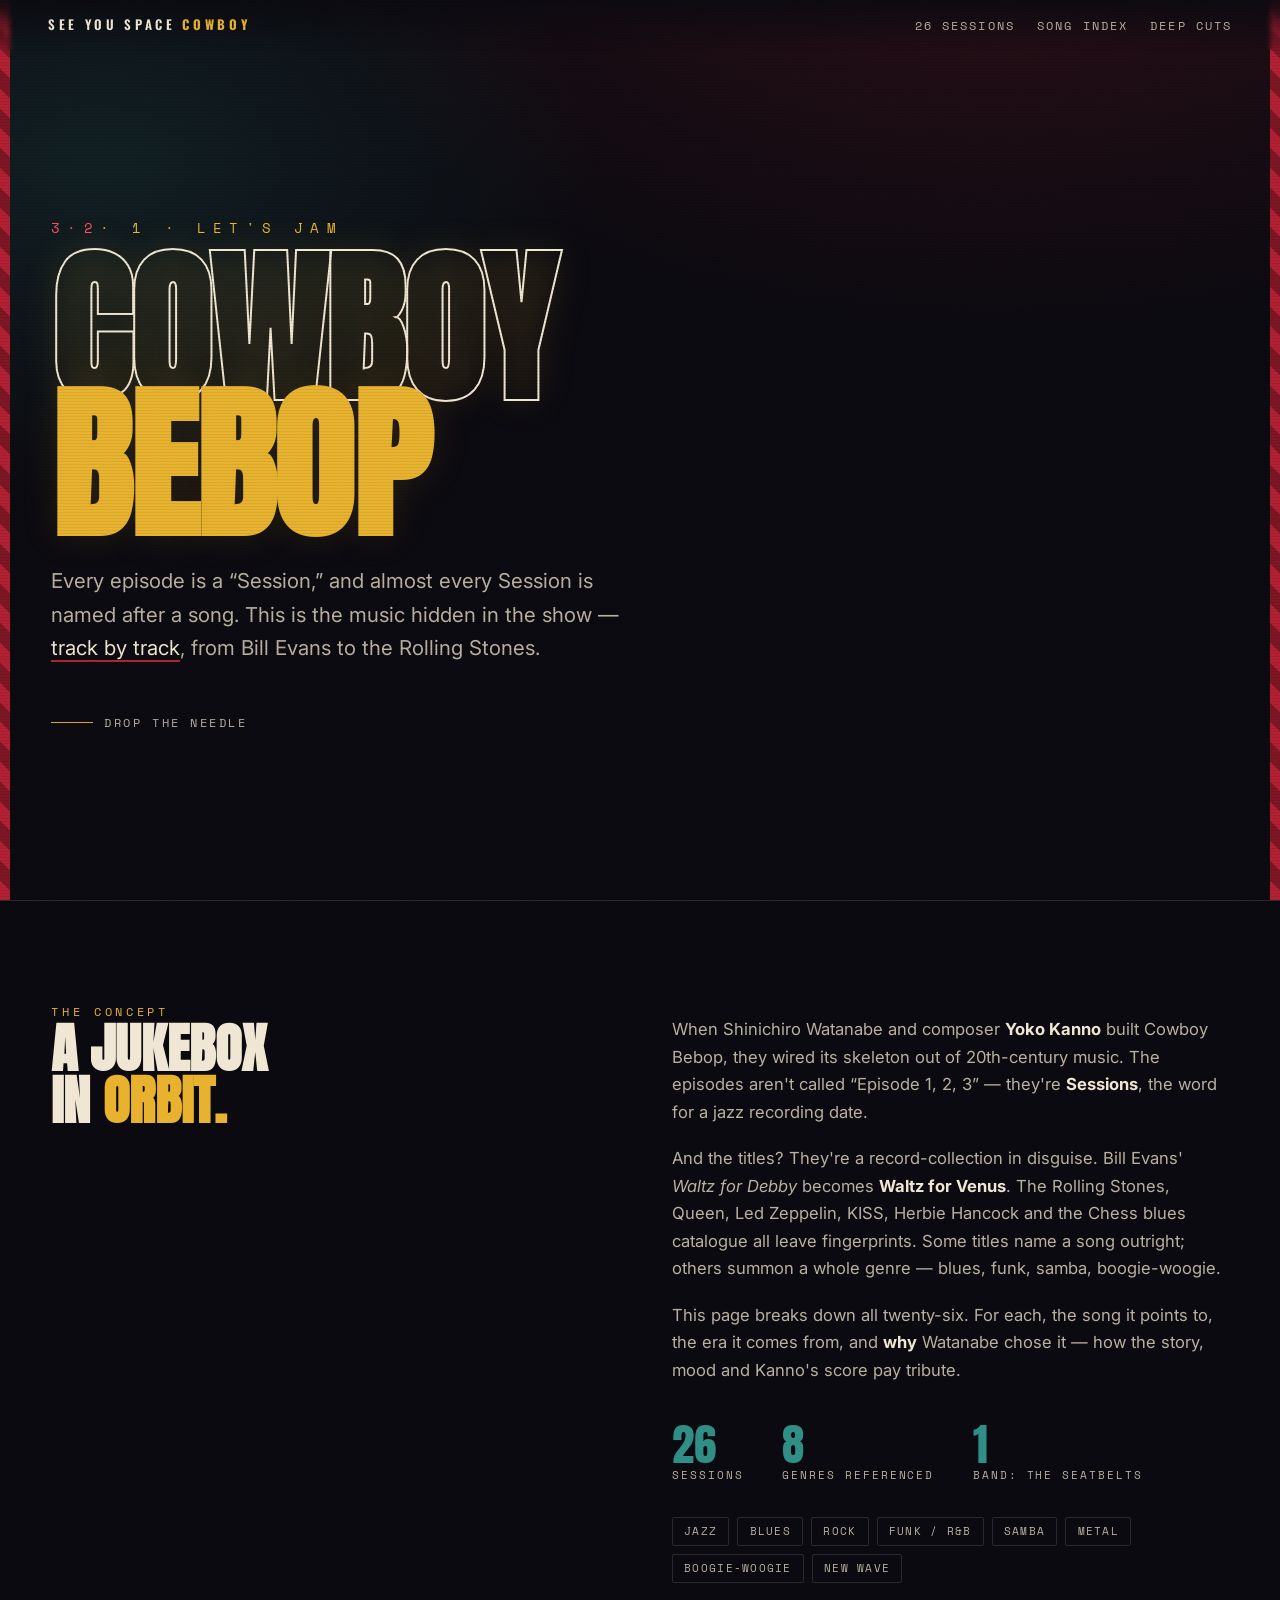
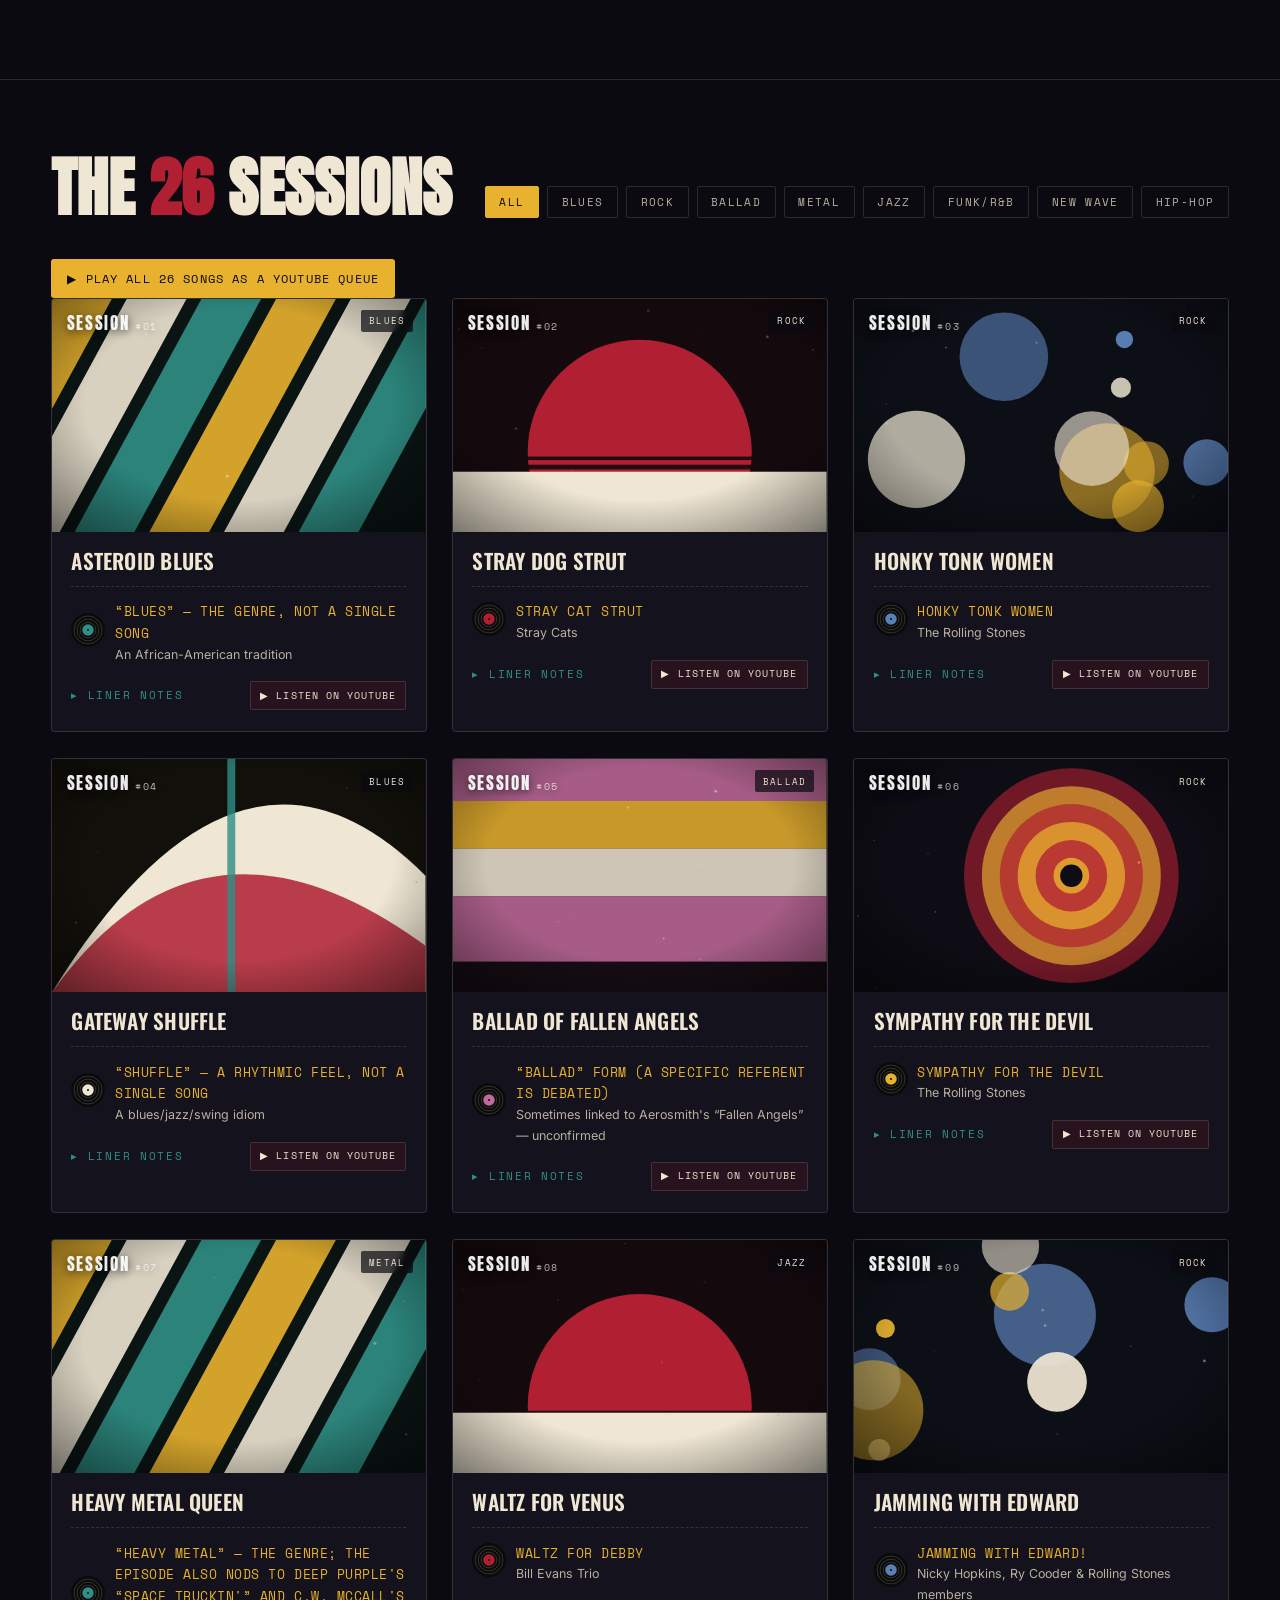
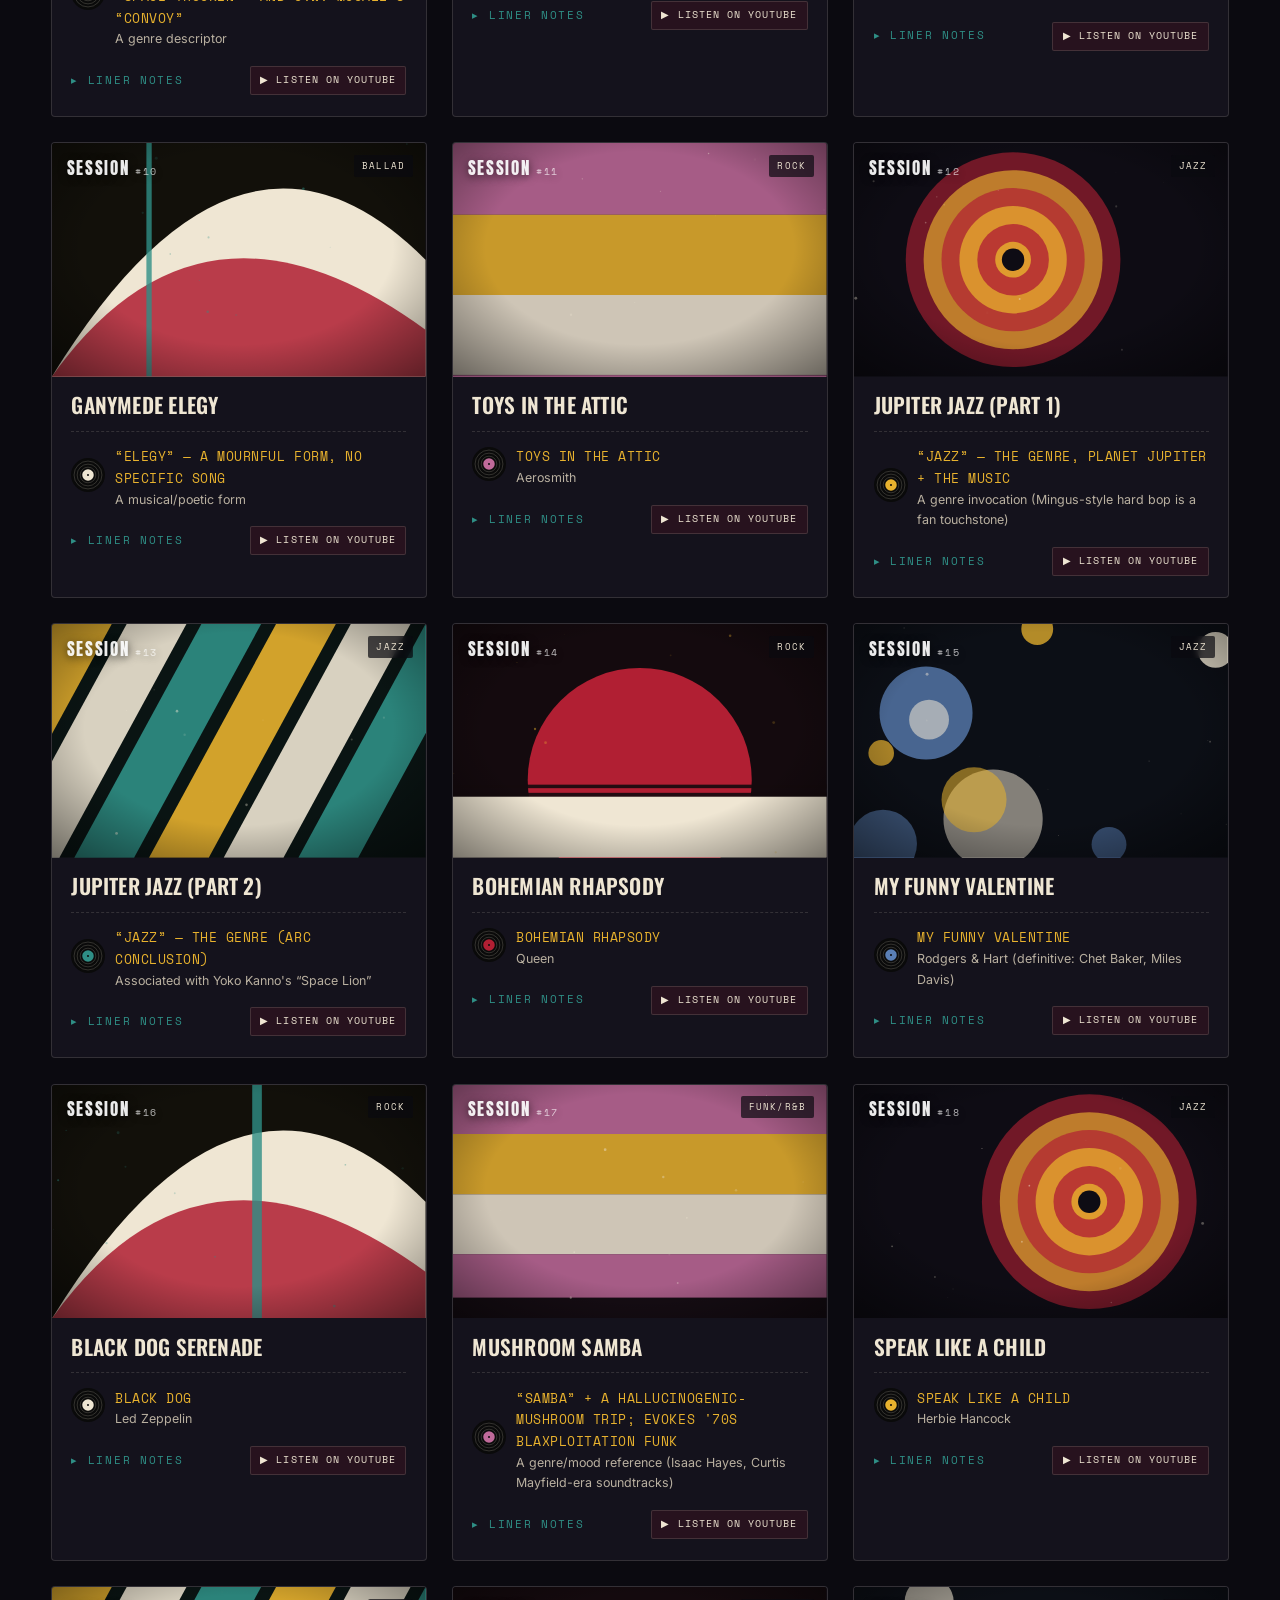
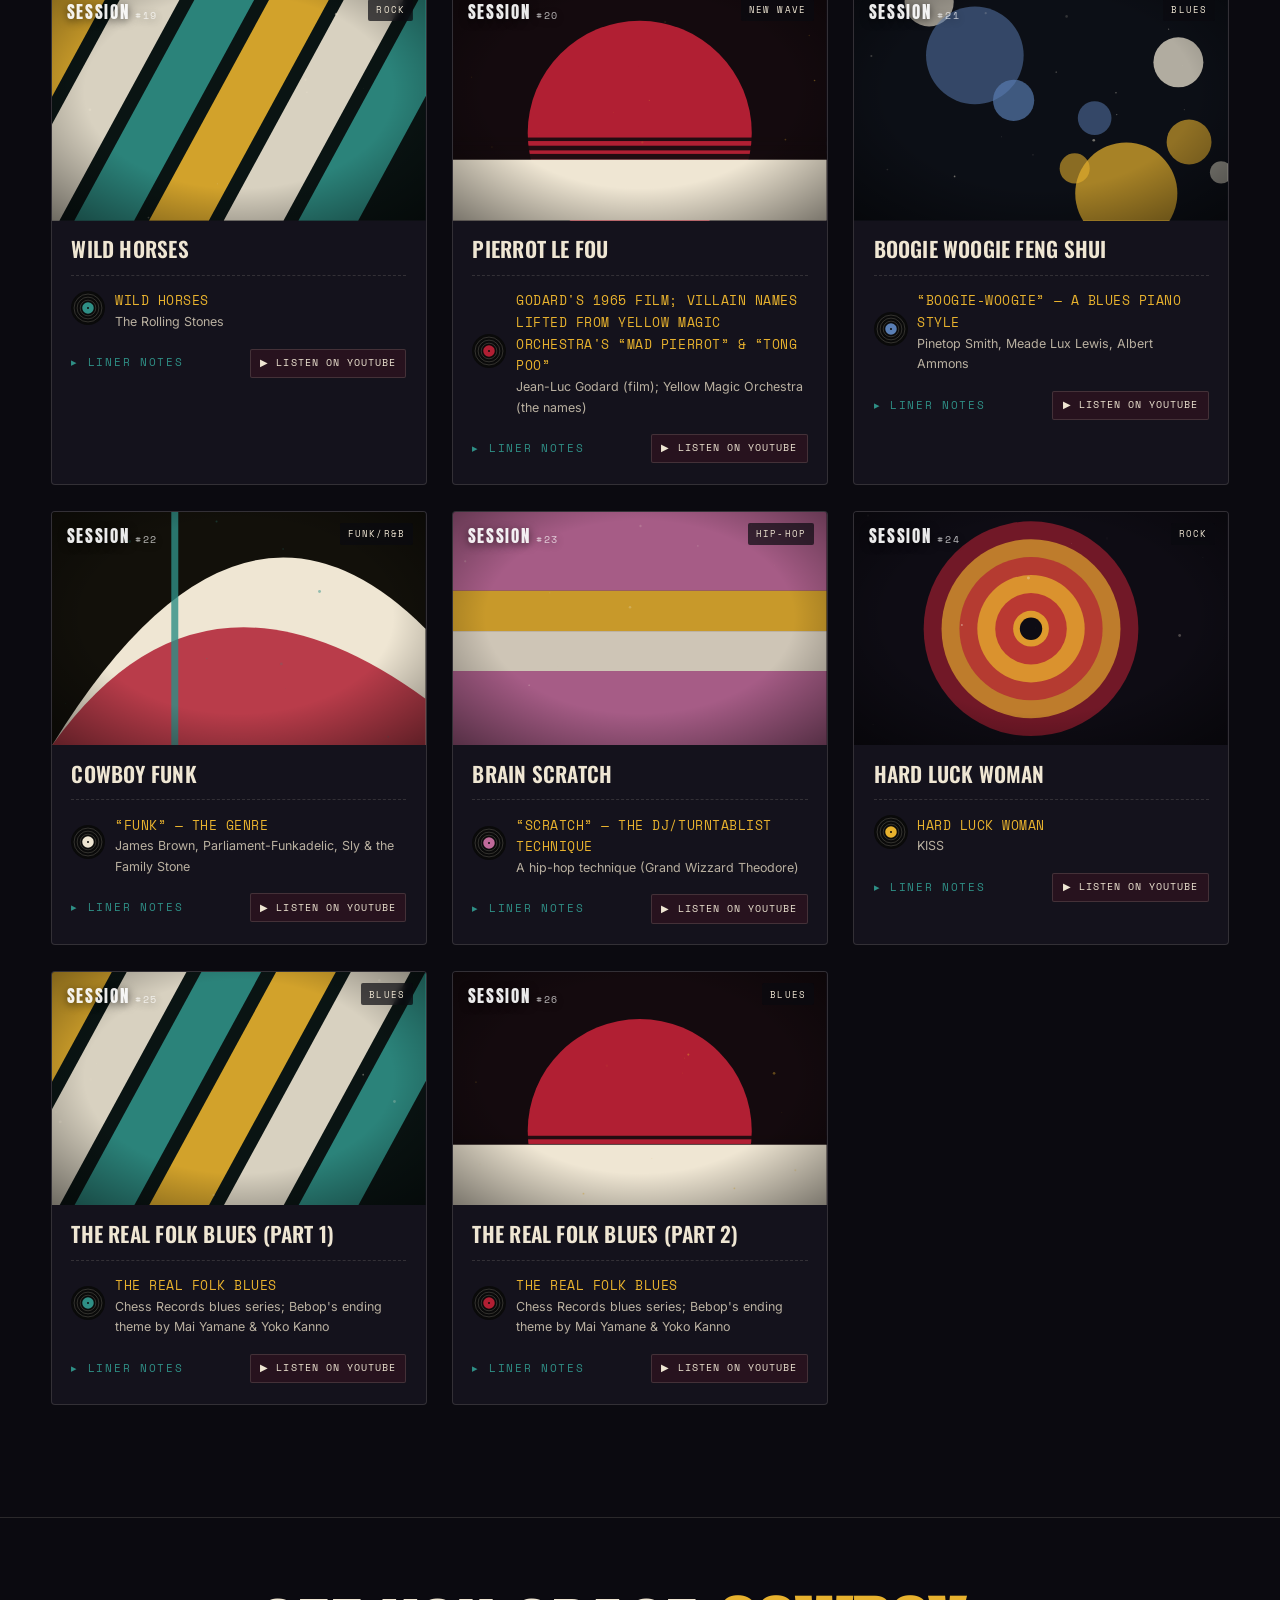
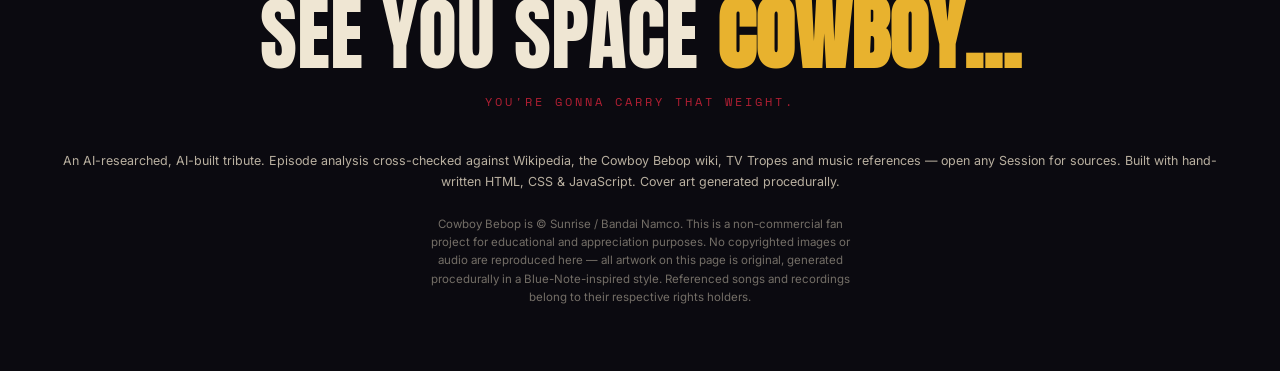
<file: index.html>
<!DOCTYPE html>
<html lang="en">
<head>
  <meta charset="UTF-8" />
  <meta name="viewport" content="width=device-width, initial-scale=1.0" />
  <title>Cowboy Bebop · Sessions in Jazz</title>
  <meta name="description" content="Every episode of Cowboy Bebop is named after a song. A track-by-track tribute to the music hidden in all 26 Sessions — jazz, blues, rock, funk and the Seatbelts. AI-researched, Blue Note styled." />
  <meta name="theme-color" content="#0b0a10" />
  <link rel="icon" href="data:image/svg+xml,%3Csvg xmlns='http://www.w3.org/2000/svg' viewBox='0 0 32 32'%3E%3Ccircle cx='16' cy='16' r='16' fill='%230b0a10'/%3E%3Ccircle cx='16' cy='16' r='11' fill='none' stroke='%23e8b22e' stroke-width='1.5'/%3E%3Ccircle cx='16' cy='16' r='4' fill='%23b11f33'/%3E%3Ccircle cx='16' cy='16' r='1' fill='%230b0a10'/%3E%3C/svg%3E" />

  <!-- Open Graph -->
  <meta property="og:title" content="Cowboy Bebop · Sessions in Jazz" />
  <meta property="og:description" content="A track-by-track tribute to the music hidden in all 26 Sessions of Cowboy Bebop." />
  <meta property="og:type" content="website" />

  <!-- Fonts -->
  <link rel="preconnect" href="https://fonts.googleapis.com" />
  <link rel="preconnect" href="https://fonts.gstatic.com" crossorigin />
  <link href="https://fonts.googleapis.com/css2?family=Anton&family=Oswald:wght@400;600;700&family=Space+Mono:wght@400;700&family=Inter:wght@400;500;600&display=swap" rel="stylesheet" />

  <link rel="stylesheet" href="css/style.css" />
</head>
<body>
  <div id="starfield"></div>

  <!-- Top bar -->
  <header class="topbar">
    <div class="brand">SEE YOU SPACE&nbsp;<b>COWBOY</b></div>
    <nav>
      <a href="#sessions">26 Sessions</a>
      <a href="songs.html">Song Index</a>
      <a href="soundtrack.html">Deep Cuts</a>
    </nav>
  </header>

  <!-- Hero -->
  <section class="hero">
    <span class="bar left"></span>
    <span class="bar right"></span>
    <div class="wrap">
      <div class="count-in"><span>3</span><span>·</span><span>2</span><span>· 1 · LET'S JAM</span></div>
      <h1>
        <span class="cowboy">Cowboy</span>
        <span class="bebop">Bebop</span>
      </h1>
      <p class="tagline">
        Every episode is a “Session,” and almost every Session is named after a song.
        This is the music hidden in the show — <em>track by track</em>, from Bill Evans to the Rolling Stones.
      </p>
      <a href="#sessions" class="scroll-cue">Drop the needle</a>
    </div>
  </section>

  <!-- Thesis -->
  <section class="thesis" id="thesis">
    <div class="wrap">
      <div class="grid">
        <div>
          <span class="eyebrow">The Concept</span>
          <h2>A jukebox<br />in <b>orbit.</b></h2>
        </div>
        <div>
          <p>
            When Shinichiro Watanabe and composer <strong>Yoko Kanno</strong> built Cowboy Bebop,
            they wired its skeleton out of 20th-century music. The episodes aren't called “Episode 1, 2, 3” —
            they're <strong>Sessions</strong>, the word for a jazz recording date.
          </p>
          <p>
            And the titles? They're a record-collection in disguise. Bill Evans' <em>Waltz for Debby</em>
            becomes <strong>Waltz for Venus</strong>. The Rolling Stones, Queen, Led Zeppelin, KISS,
            Herbie Hancock and the Chess blues catalogue all leave fingerprints. Some titles name a song outright;
            others summon a whole genre — blues, funk, samba, boogie-woogie.
          </p>
          <p>
            This page breaks down all twenty-six. For each, the song it points to, the era it comes from,
            and <strong>why</strong> Watanabe chose it — how the story, mood and Kanno's score pay tribute.
          </p>
          <div class="stats">
            <div class="stat"><div class="n" id="stat-episodes">26</div><div class="l">Sessions</div></div>
            <div class="stat"><div class="n" id="stat-genres">9</div><div class="l">Genres referenced</div></div>
            <div class="stat"><div class="n">1</div><div class="l">Band: The Seatbelts</div></div>
          </div>
          <div class="genre-key">
            <span>Jazz</span><span>Blues</span><span>Rock</span><span>Funk / R&amp;B</span>
            <span>Samba</span><span>Metal</span><span>Boogie-woogie</span><span>New Wave</span>
          </div>
        </div>
      </div>
    </div>
  </section>

  <!-- Sessions -->
  <section class="sessions" id="sessions">
    <div class="wrap">
      <div class="sessions-head">
        <h2>The <b>26</b> Sessions</h2>
        <div class="filters" id="filters"></div>
      </div>
      <div id="playall-slot" class="playall-wrap"></div>
      <div class="session-grid" id="session-grid"></div>
    </div>
  </section>

  <!-- Footer -->
  <footer class="footer" id="about">
    <div class="wrap">
      <div class="see-you">See You Space <b>Cowboy…</b></div>
      <div class="weight">You're gonna carry that weight.</div>
      <p class="credit">
        An AI-researched, AI-built tribute. Episode analysis cross-checked against Wikipedia,
        the Cowboy Bebop wiki, TV Tropes and music references — open any Session for sources.
        Built with hand-written HTML, CSS &amp; JavaScript. Cover art generated procedurally.
      </p>
      <p class="disclaimer">
        Cowboy Bebop is © Sunrise / Bandai Namco. This is a non-commercial fan project for
        educational and appreciation purposes. No copyrighted images or audio are reproduced here —
        all artwork on this page is original, generated procedurally in a Blue-Note-inspired style.
        Referenced songs and recordings belong to their respective rights holders.
      </p>
    </div>
  </footer>

  <!-- Modal mount -->
  <div class="modal-backdrop" id="modal-backdrop"></div>

  <script src="js/common.js"></script>
  <script src="js/main.js"></script>
</body>
</html>
</file>
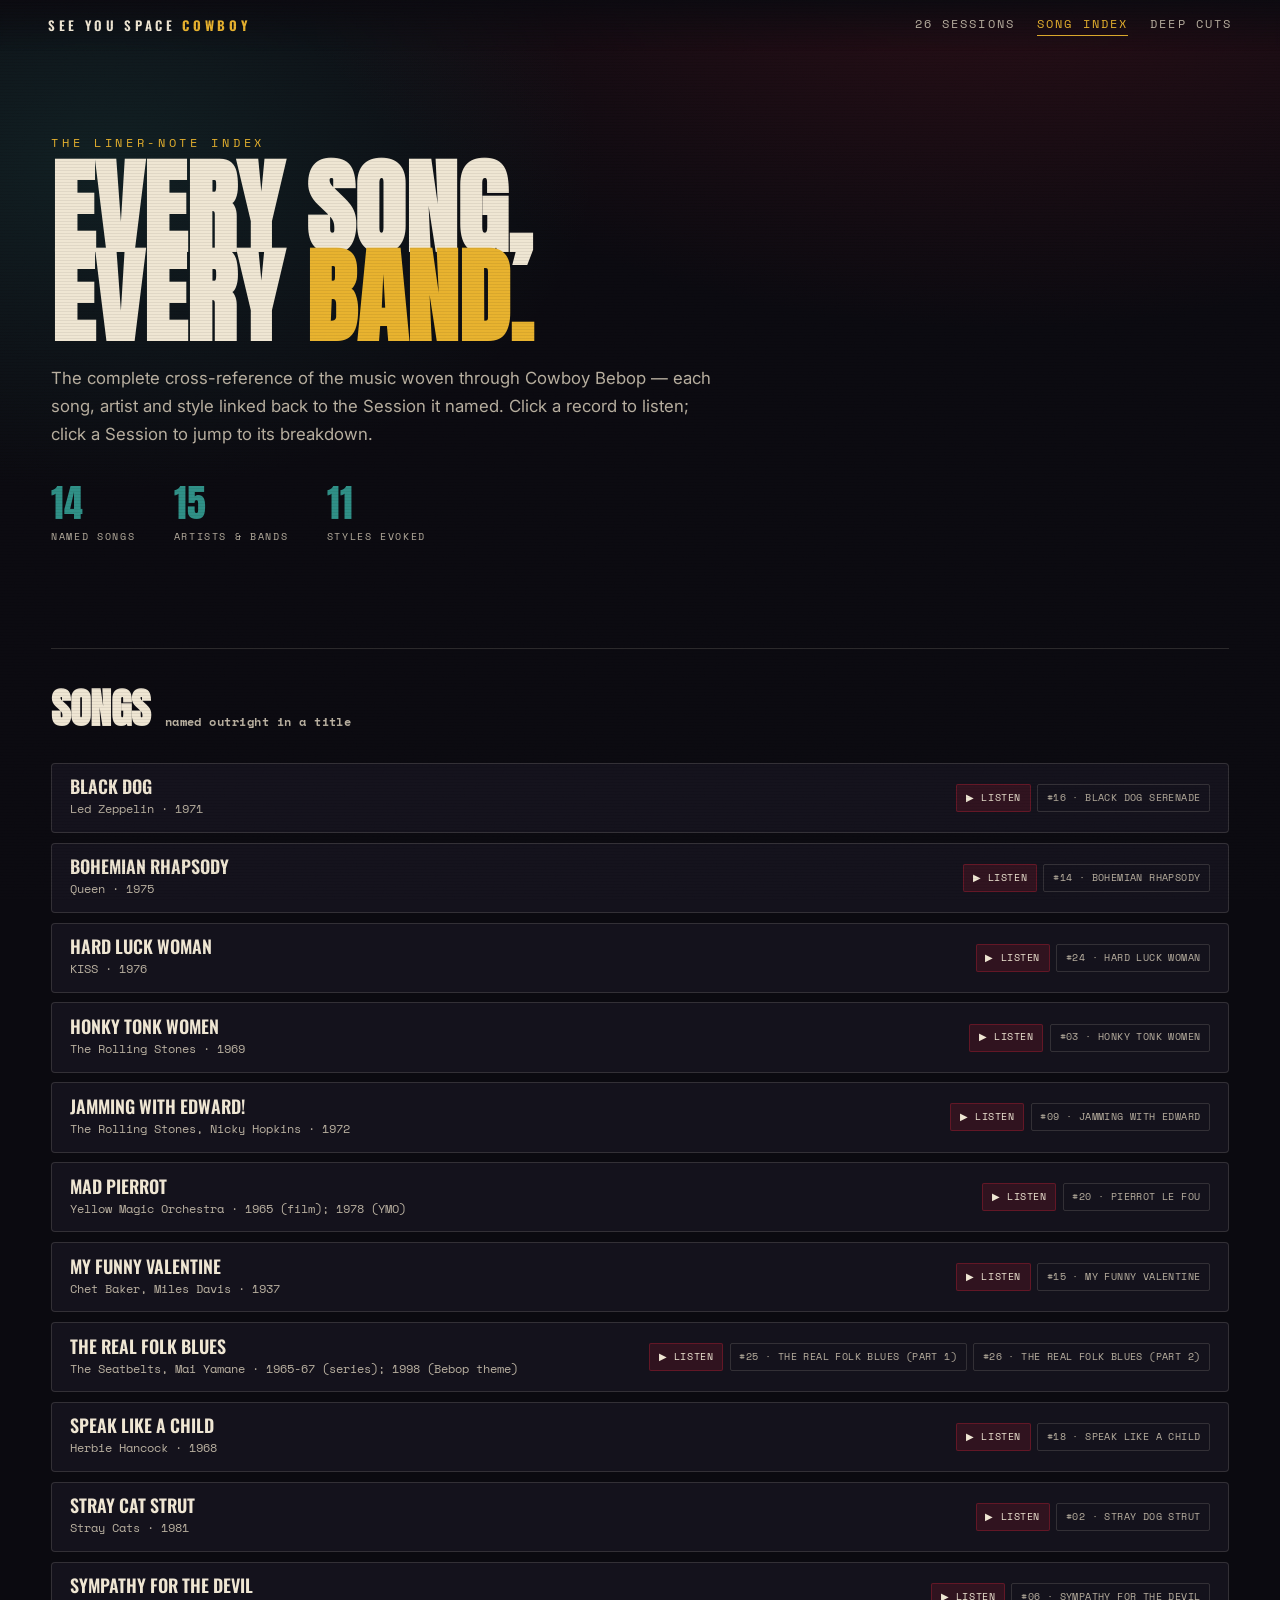
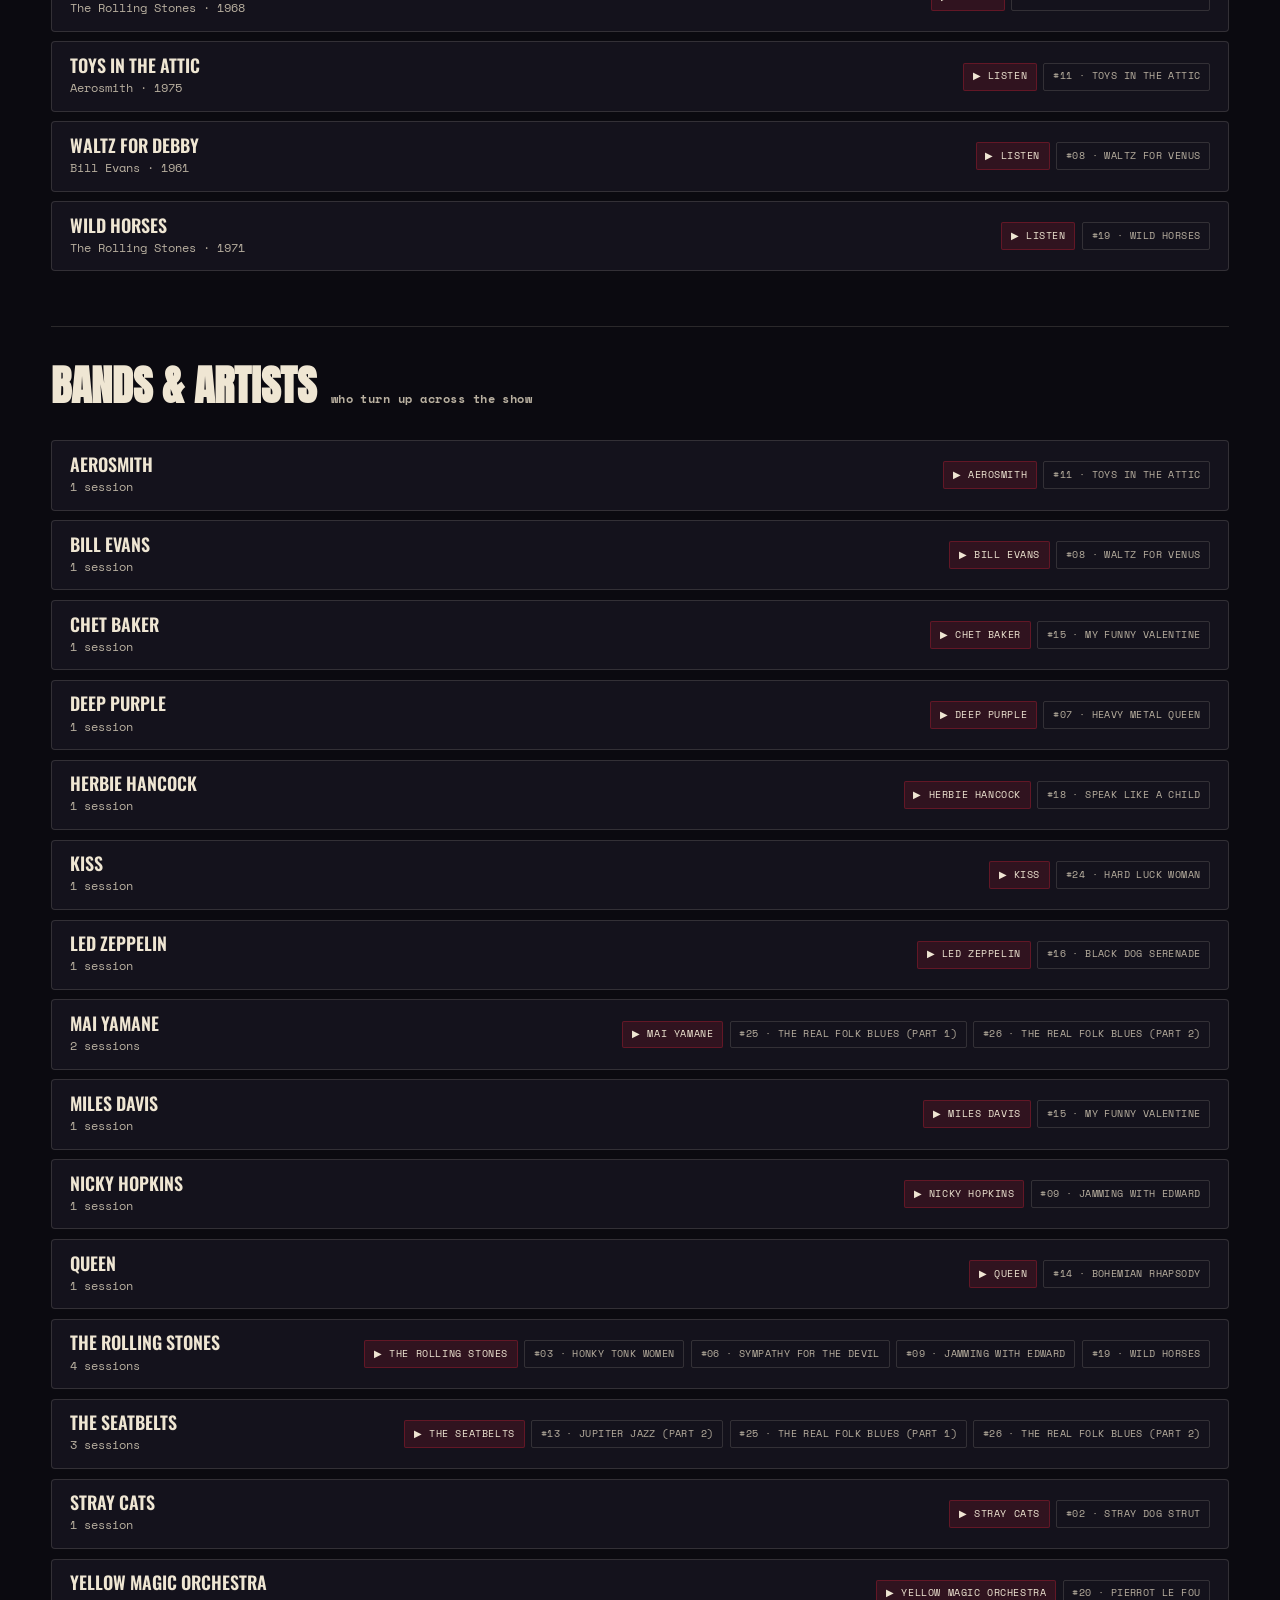
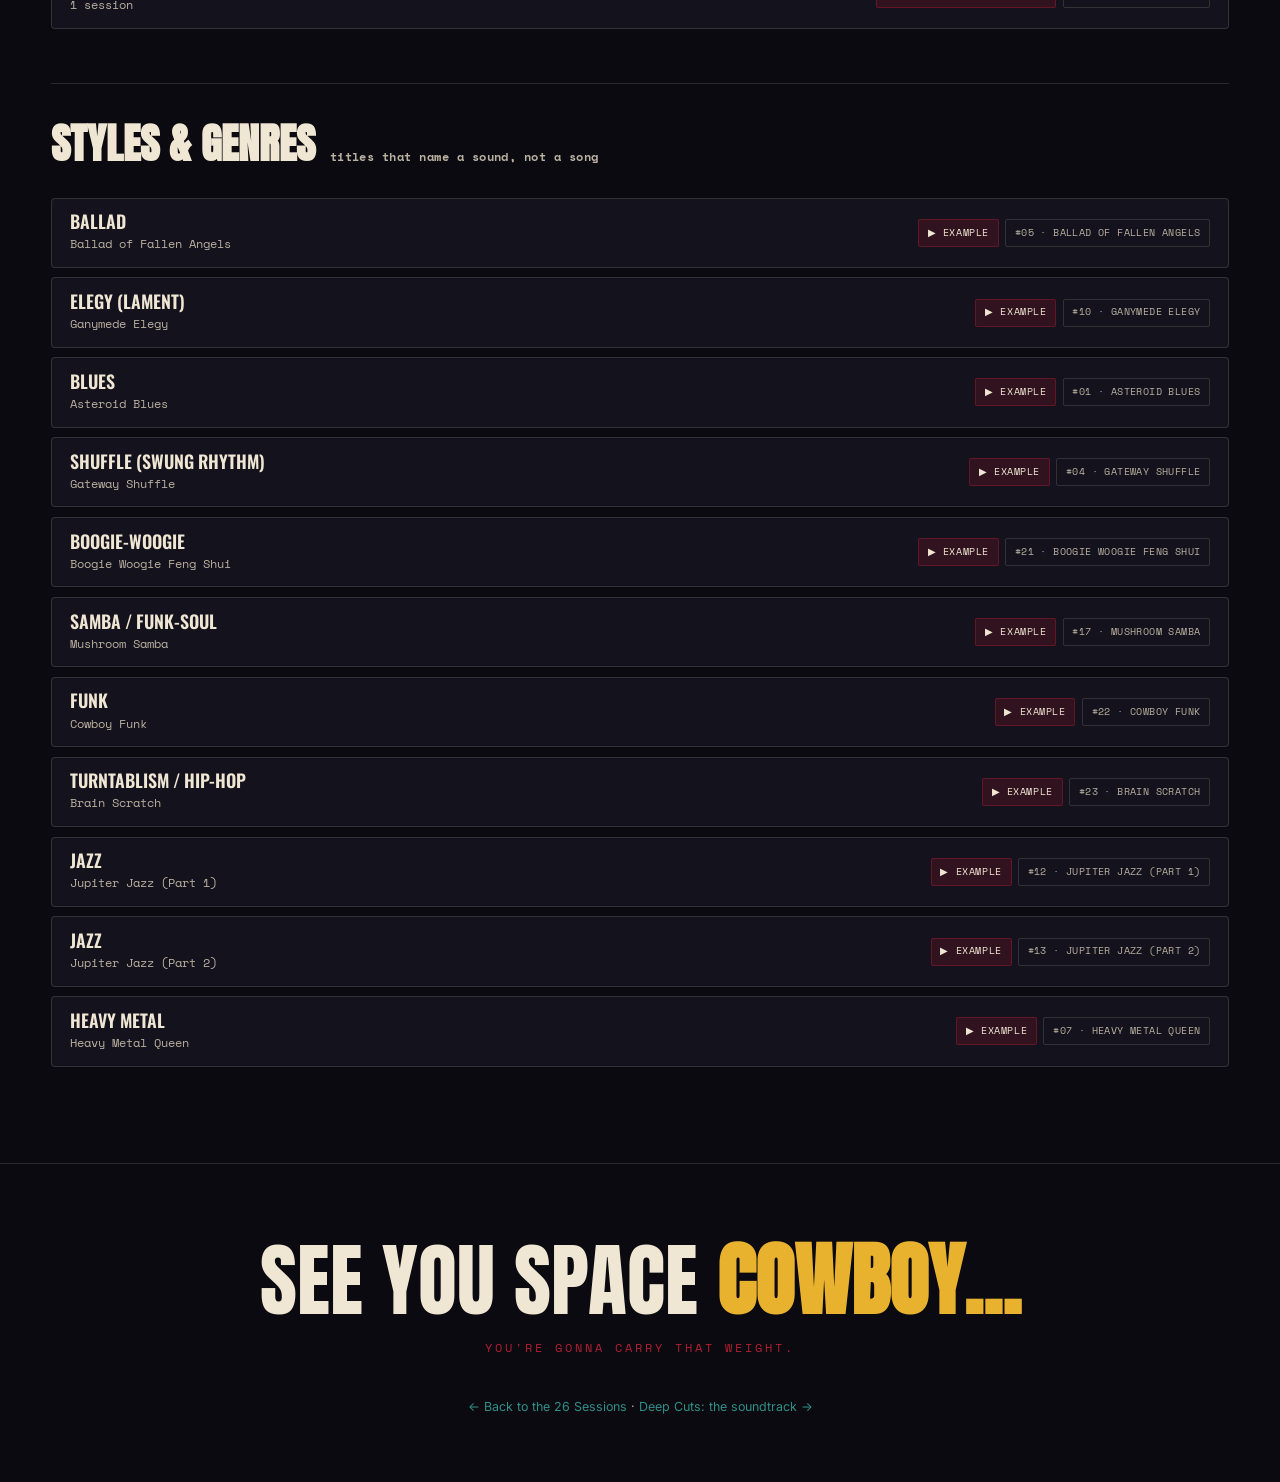
<file: songs.html>
<!DOCTYPE html>
<html lang="en">
<head>
  <meta charset="UTF-8" />
  <meta name="viewport" content="width=device-width, initial-scale=1.0" />
  <title>Song Index · Cowboy Bebop Sessions in Jazz</title>
  <meta name="description" content="Every song, band and musical style referenced across Cowboy Bebop's 26 Sessions — cross-linked back to each episode, with YouTube links." />
  <meta name="theme-color" content="#0b0a10" />
  <link rel="icon" href="data:image/svg+xml,%3Csvg xmlns='http://www.w3.org/2000/svg' viewBox='0 0 32 32'%3E%3Ccircle cx='16' cy='16' r='16' fill='%230b0a10'/%3E%3Ccircle cx='16' cy='16' r='11' fill='none' stroke='%23e8b22e' stroke-width='1.5'/%3E%3Ccircle cx='16' cy='16' r='4' fill='%23b11f33'/%3E%3Ccircle cx='16' cy='16' r='1' fill='%230b0a10'/%3E%3C/svg%3E" />
  <link rel="preconnect" href="https://fonts.googleapis.com" />
  <link rel="preconnect" href="https://fonts.gstatic.com" crossorigin />
  <link href="https://fonts.googleapis.com/css2?family=Anton&family=Oswald:wght@400;600;700&family=Space+Mono:wght@400;700&family=Inter:wght@400;500;600&display=swap" rel="stylesheet" />
  <link rel="stylesheet" href="css/style.css" />
</head>
<body>
  <div id="starfield"></div>

  <header class="topbar">
    <div class="brand"><a href="index.html">SEE YOU SPACE&nbsp;<b>COWBOY</b></a></div>
    <nav>
      <a href="index.html">26 Sessions</a>
      <a href="songs.html" class="here">Song Index</a>
      <a href="soundtrack.html">Deep Cuts</a>
    </nav>
  </header>

  <section class="page-head">
    <div class="wrap">
      <span class="eyebrow">The Liner-Note Index</span>
      <h1>Every Song,<br />Every <b>Band.</b></h1>
      <p class="lede">
        The complete cross-reference of the music woven through Cowboy Bebop —
        each song, artist and style linked back to the Session it named. Click a record to
        listen; click a Session to jump to its breakdown.
      </p>
      <div class="head-stats">
        <div class="stat"><span class="n" id="c-songs">0</span><span class="l">Named songs</span></div>
        <div class="stat"><span class="n" id="c-artists">0</span><span class="l">Artists &amp; bands</span></div>
        <div class="stat"><span class="n" id="c-styles">0</span><span class="l">Styles evoked</span></div>
      </div>
    </div>
  </section>

  <main class="wrap index-main">
    <section class="idx-block">
      <h2 class="idx-h"><span>Songs</span><em>named outright in a title</em></h2>
      <ul class="idx-list" id="songs-list"></ul>
    </section>

    <section class="idx-block">
      <h2 class="idx-h"><span>Bands &amp; Artists</span><em>who turn up across the show</em></h2>
      <ul class="idx-list" id="artists-list"></ul>
    </section>

    <section class="idx-block">
      <h2 class="idx-h"><span>Styles &amp; Genres</span><em>titles that name a sound, not a song</em></h2>
      <ul class="idx-list" id="styles-list"></ul>
    </section>
  </main>

  <footer class="footer">
    <div class="wrap">
      <div class="see-you">See You Space <b>Cowboy…</b></div>
      <div class="weight">You're gonna carry that weight.</div>
      <p class="credit"><a href="index.html">← Back to the 26 Sessions</a> · <a href="soundtrack.html">Deep Cuts: the soundtrack →</a></p>
    </div>
  </footer>

  <script src="js/common.js"></script>
  <script src="js/songs.js"></script>
</body>
</html>
</file>
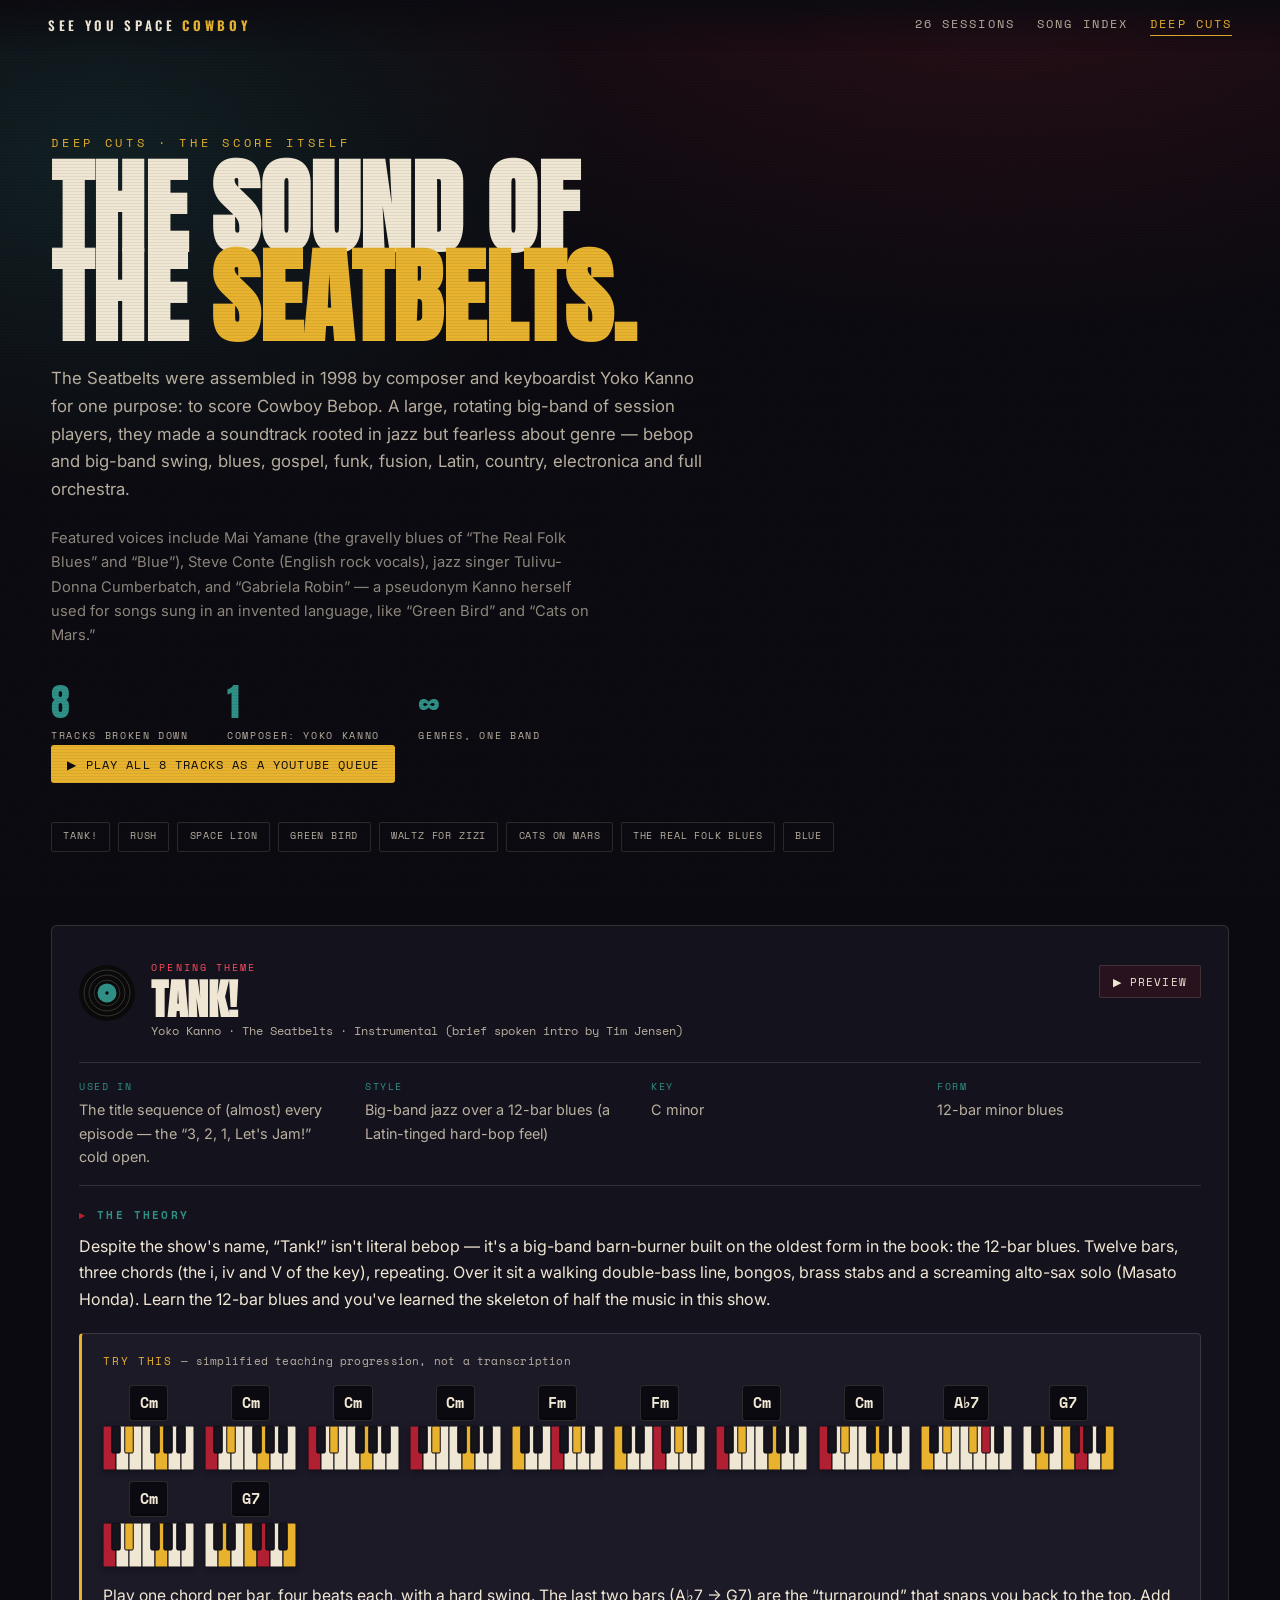
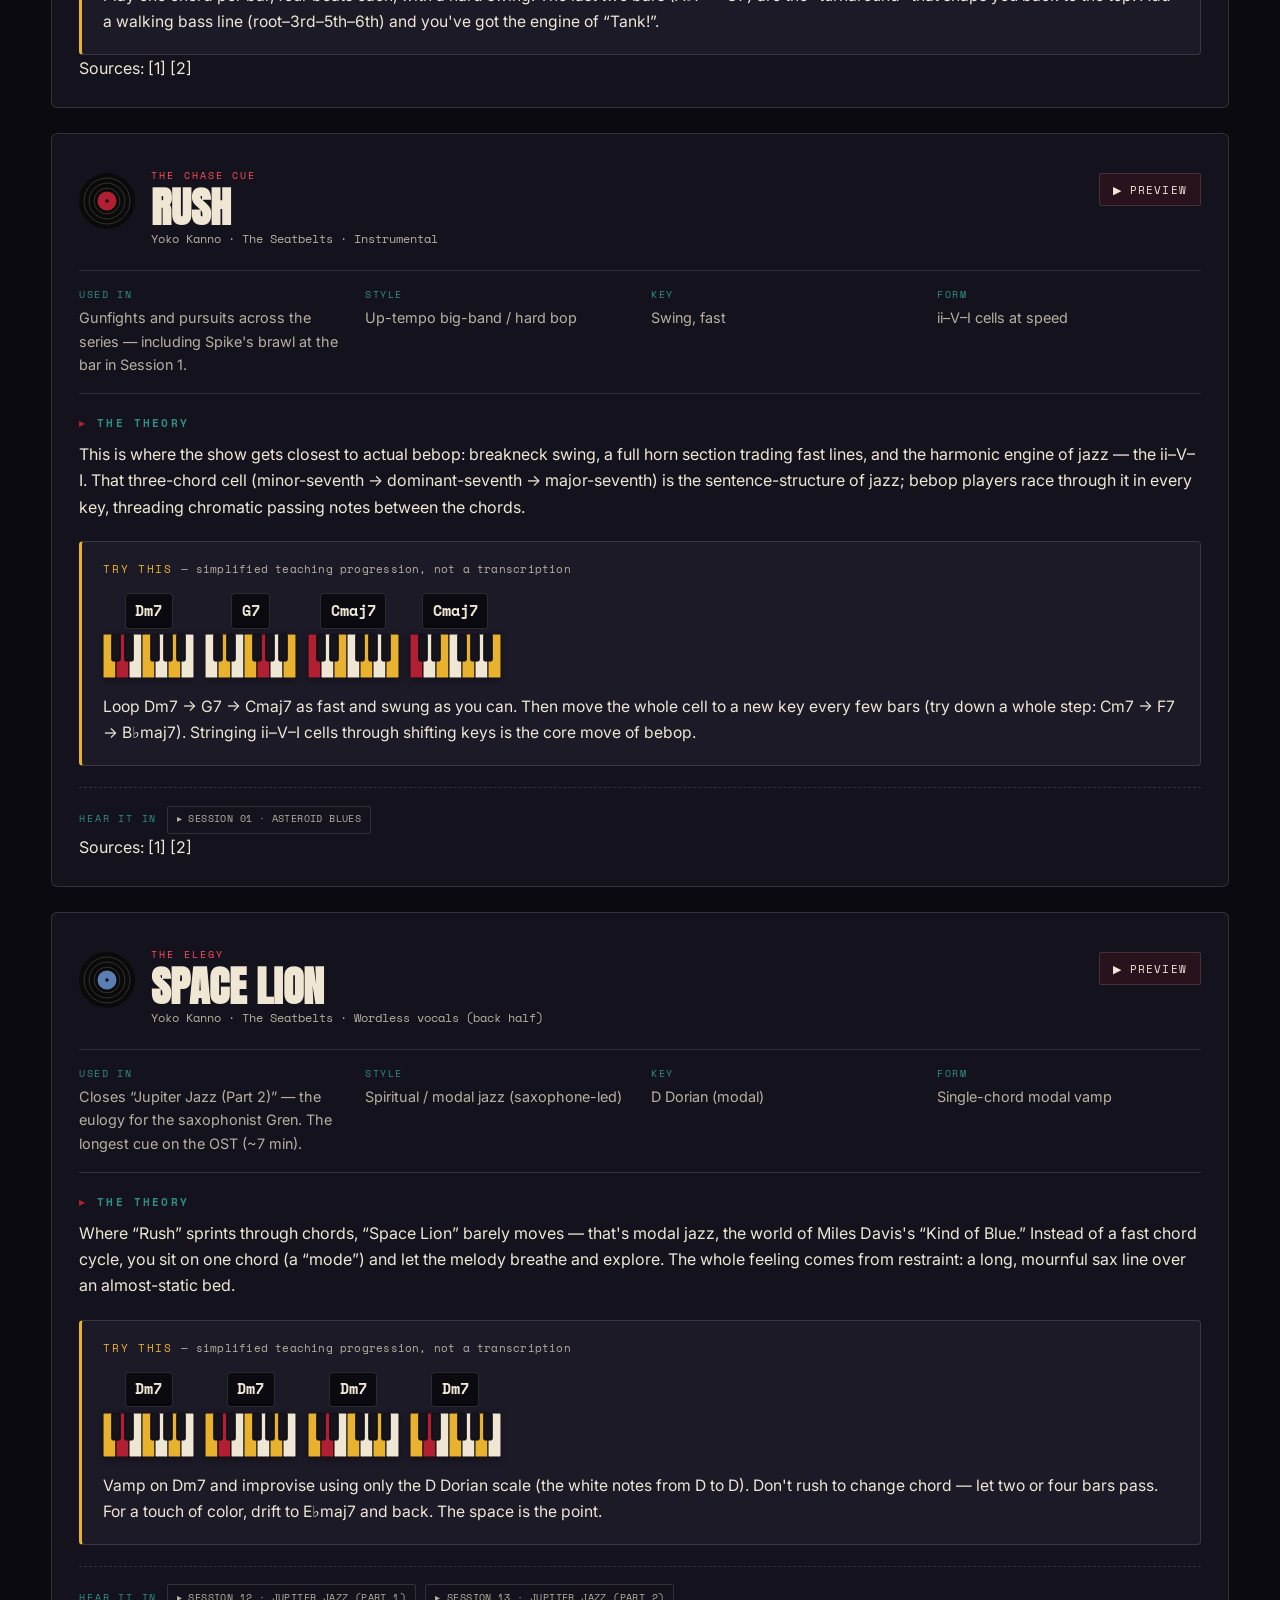
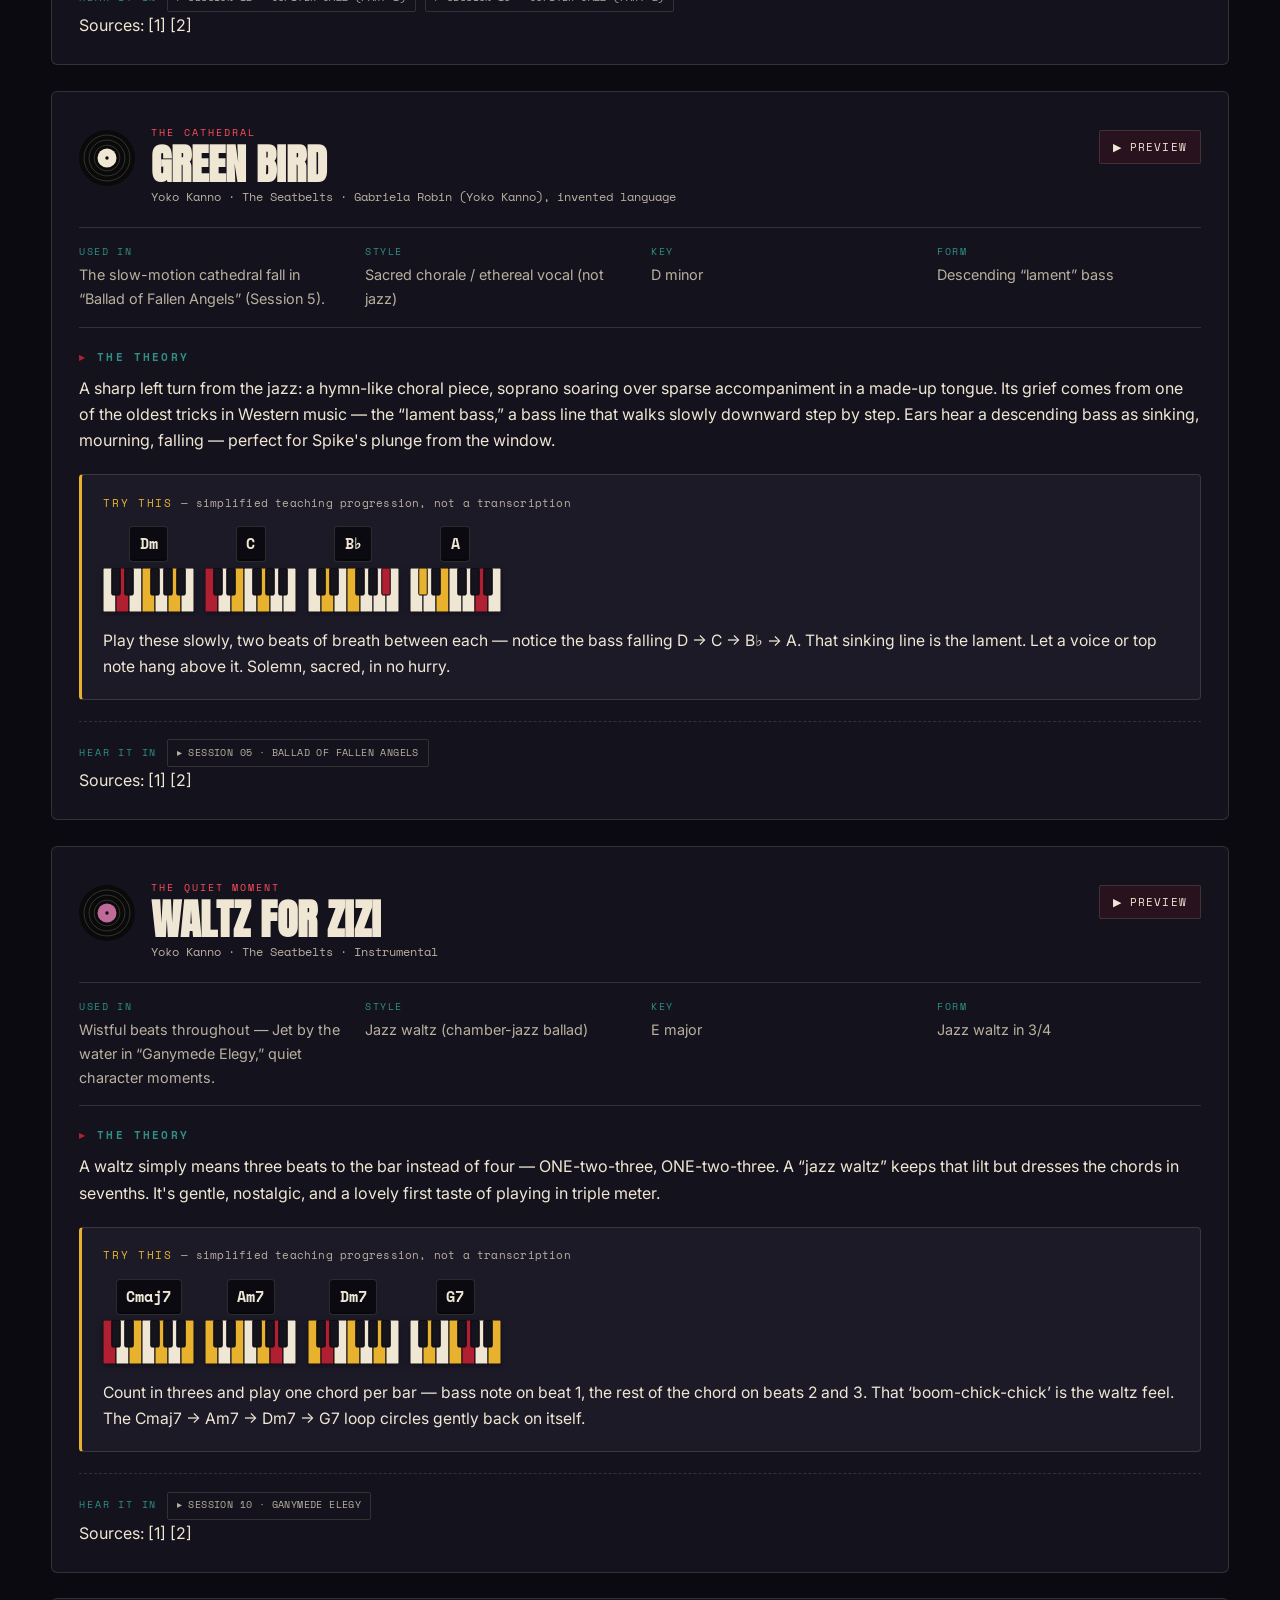
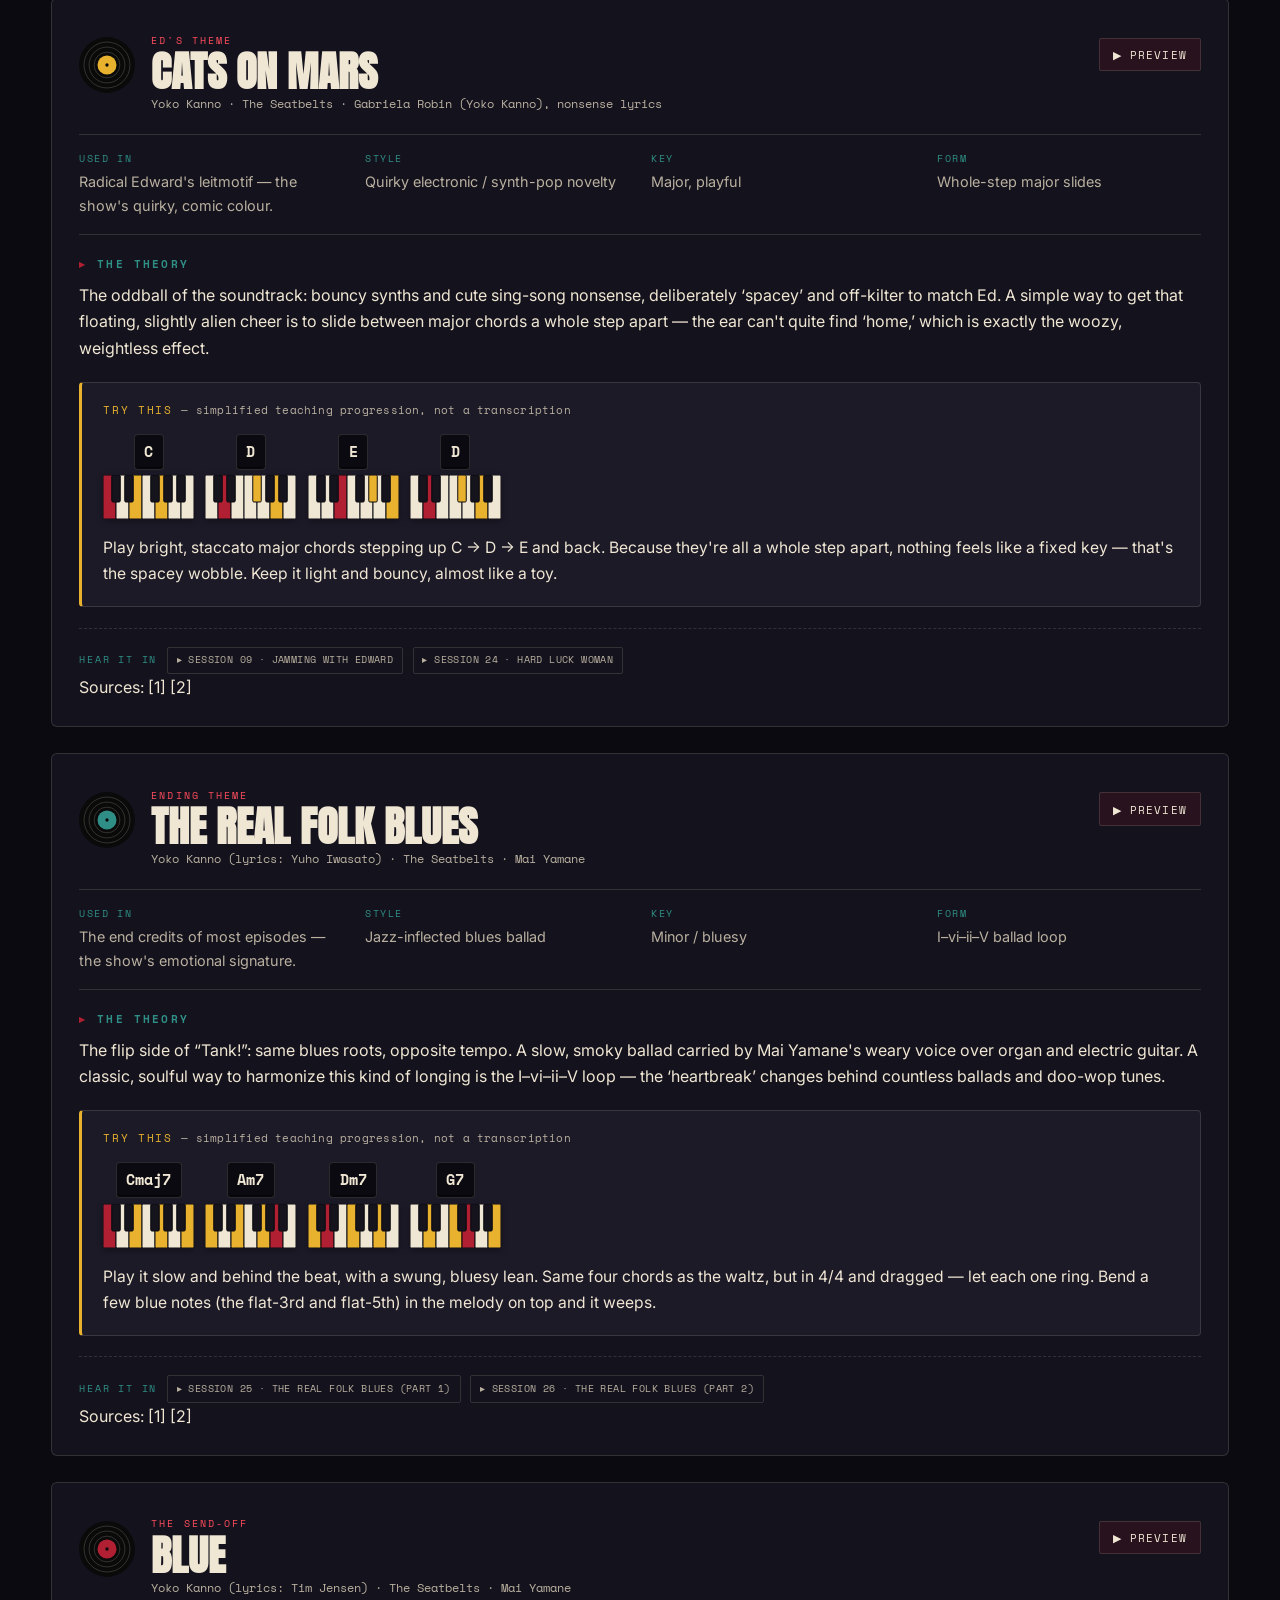
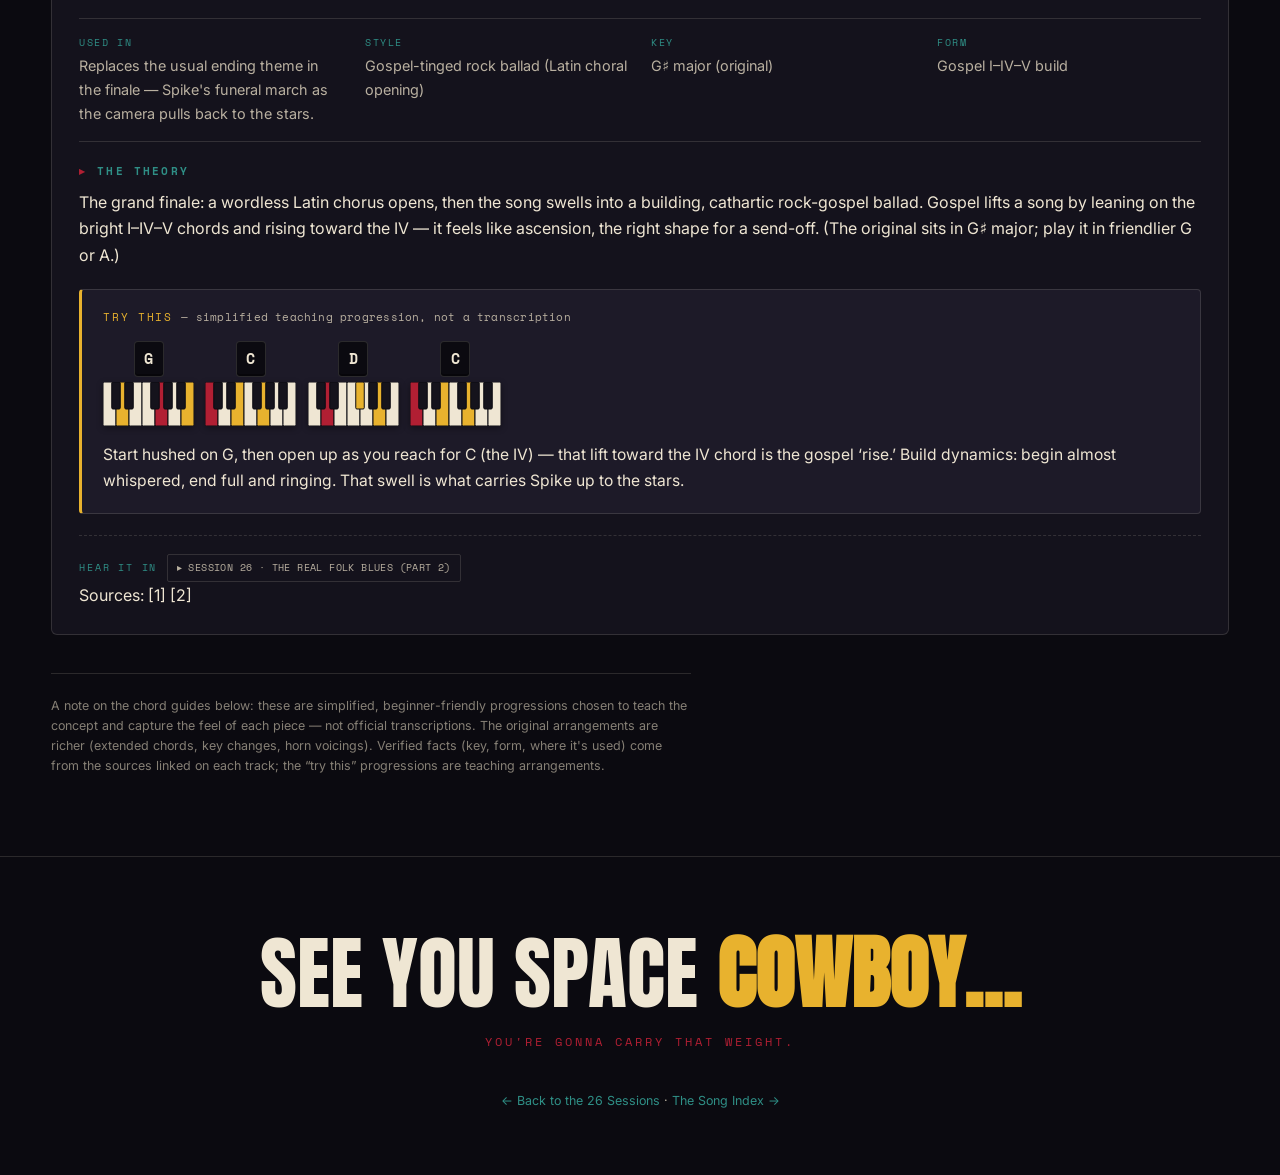
<file: soundtrack.html>
<!DOCTYPE html>
<html lang="en">
<head>
  <meta charset="UTF-8" />
  <meta name="viewport" content="width=device-width, initial-scale=1.0" />
  <title>Deep Cuts · The Cowboy Bebop Soundtrack</title>
  <meta name="description" content="The music of Cowboy Bebop by Yoko Kanno & The Seatbelts — Tank!, Space Lion, The Real Folk Blues and more, with music-theory notes and beginner chord guides." />
  <meta name="theme-color" content="#0b0a10" />
  <link rel="icon" href="data:image/svg+xml,%3Csvg xmlns='http://www.w3.org/2000/svg' viewBox='0 0 32 32'%3E%3Ccircle cx='16' cy='16' r='16' fill='%230b0a10'/%3E%3Ccircle cx='16' cy='16' r='11' fill='none' stroke='%23e8b22e' stroke-width='1.5'/%3E%3Ccircle cx='16' cy='16' r='4' fill='%23b11f33'/%3E%3Ccircle cx='16' cy='16' r='1' fill='%230b0a10'/%3E%3C/svg%3E" />
  <link rel="preconnect" href="https://fonts.googleapis.com" />
  <link rel="preconnect" href="https://fonts.gstatic.com" crossorigin />
  <link href="https://fonts.googleapis.com/css2?family=Anton&family=Oswald:wght@400;600;700&family=Space+Mono:wght@400;700&family=Inter:wght@400;500;600&display=swap" rel="stylesheet" />
  <link rel="stylesheet" href="css/style.css" />
</head>
<body>
  <div id="starfield"></div>

  <header class="topbar">
    <div class="brand"><a href="index.html">SEE YOU SPACE&nbsp;<b>COWBOY</b></a></div>
    <nav>
      <a href="index.html">26 Sessions</a>
      <a href="songs.html">Song Index</a>
      <a href="soundtrack.html" class="here">Deep Cuts</a>
    </nav>
  </header>

  <section class="page-head">
    <div class="wrap">
      <span class="eyebrow">Deep Cuts · The Score Itself</span>
      <h1>The Sound of<br />The <b>Seatbelts.</b></h1>
      <p class="lede" id="st-lede">Loading…</p>
      <p class="lede dim" id="st-voices"></p>
      <div class="head-stats">
        <div class="stat"><span class="n" id="c-tracks">0</span><span class="l">Tracks broken down</span></div>
        <div class="stat"><span class="n">1</span><span class="l">Composer: Yoko Kanno</span></div>
        <div class="stat"><span class="n">∞</span><span class="l">Genres, one band</span></div>
      </div>
      <div id="playall-slot"></div>
      <nav class="track-nav" id="track-nav"></nav>
    </div>
  </section>

  <main class="wrap tracks-main">
    <div id="tracks"></div>
    <p class="play-note" id="st-disclaimer"></p>
  </main>

  <footer class="footer">
    <div class="wrap">
      <div class="see-you">See You Space <b>Cowboy…</b></div>
      <div class="weight">You're gonna carry that weight.</div>
      <p class="credit"><a href="index.html">← Back to the 26 Sessions</a> · <a href="songs.html">The Song Index →</a></p>
    </div>
  </footer>

  <script src="js/common.js"></script>
  <script src="js/soundtrack.js"></script>
</body>
</html>
</file>
<file: css/style.css>
/* ============================================================
   COWBOY BEBOP — Sessions in Jazz
   A tribute site styling the show's musical DNA.
   Design language: Blue Note record sleeves x retro-future noir.
   ============================================================ */

/* ---------- Design tokens ---------- */
:root {
  /* core palette — the bebop eyecatch colors */
  --ink:       #0b0a10;   /* near-black, blue-shifted */
  --noir:      #14121c;
  --noir-2:    #1d1a28;
  --mustard:   #e8b22e;   /* the signature yellow */
  --bordeaux:  #b11f33;   /* arterial red */
  --bordeaux-d:#7c1623;
  --teal:      #2f8f86;   /* smoky teal */
  --cream:     #efe6d3;   /* aged paper */
  --cream-dim: #b9b0a0;
  --neon:      #ff4d5e;   /* neon sign accent */
  --line:      rgba(239,230,211,0.14);

  --shadow:    0 24px 60px -20px rgba(0,0,0,0.8);
  --maxw:      1180px;

  --font-display: "Anton", "Oswald", system-ui, sans-serif;
  --font-cond:    "Oswald", "Barlow Condensed", system-ui, sans-serif;
  --font-mono:    "Space Mono", ui-monospace, monospace;
  --font-body:    "Inter", system-ui, sans-serif;
}

/* ---------- Reset ---------- */
*, *::before, *::after { box-sizing: border-box; margin: 0; padding: 0; }
html { scroll-behavior: smooth; -webkit-text-size-adjust: 100%; }
body {
  font-family: var(--font-body);
  background: var(--ink);
  color: var(--cream);
  line-height: 1.65;
  overflow-x: hidden;
  -webkit-font-smoothing: antialiased;
}
img { max-width: 100%; display: block; }
a { color: inherit; text-decoration: none; }
ul { list-style: none; }

/* ---------- Film grain + scanlines (the noir texture) ---------- */
body::before {
  /* grain */
  content: "";
  position: fixed; inset: 0; z-index: 9998; pointer-events: none;
  opacity: 0.05; mix-blend-mode: overlay;
  background-image: url("data:image/svg+xml,%3Csvg xmlns='http://www.w3.org/2000/svg' width='120' height='120'%3E%3Cfilter id='n'%3E%3CfeTurbulence type='fractalNoise' baseFrequency='0.9' numOctaves='3'/%3E%3C/filter%3E%3Crect width='100%25' height='100%25' filter='url(%23n)'/%3E%3C/svg%3E");
}
body::after {
  /* faint scanlines */
  content: "";
  position: fixed; inset: 0; z-index: 9997; pointer-events: none;
  opacity: 0.35;
  background: repeating-linear-gradient(
    to bottom, rgba(0,0,0,0) 0 2px, rgba(0,0,0,0.18) 2px 3px);
}

/* ---------- Layout helpers ---------- */
.wrap { width: min(92vw, var(--maxw)); margin-inline: auto; }
.eyebrow {
  font-family: var(--font-mono);
  text-transform: uppercase;
  letter-spacing: 0.32em;
  font-size: 0.72rem;
  color: var(--mustard);
}

/* ============================================================
   STARFIELD BACKDROP
   ============================================================ */
#starfield {
  position: fixed; inset: 0; z-index: -2;
  background:
    radial-gradient(1200px 700px at 78% -10%, rgba(177,31,51,0.20), transparent 60%),
    radial-gradient(900px 600px at 8% 18%, rgba(47,143,134,0.16), transparent 55%),
    var(--ink);
}
.star { position: absolute; border-radius: 50%; background: var(--cream);
  opacity: 0.0; animation: twinkle 4s ease-in-out infinite; }
@keyframes twinkle { 0%,100%{opacity:.1} 50%{opacity:.9} }

/* ============================================================
   TOP BAR
   ============================================================ */
.topbar {
  position: fixed; top: 0; left: 0; right: 0; z-index: 100;
  display: flex; align-items: center; justify-content: space-between;
  padding: 0.9rem clamp(1rem, 4vw, 3rem);
  background: linear-gradient(to bottom, rgba(11,10,16,0.92), rgba(11,10,16,0));
  backdrop-filter: blur(2px);
  transition: background 0.3s ease;
}
.topbar.solid { background: rgba(11,10,16,0.94); border-bottom: 1px solid var(--line); }
.topbar .brand {
  font-family: var(--font-cond); font-weight: 600;
  text-transform: uppercase; letter-spacing: 0.28em; font-size: 0.82rem;
}
.topbar .brand b { color: var(--mustard); }
.topbar nav { display: flex; gap: 1.4rem; }
.topbar nav a {
  font-family: var(--font-mono); font-size: 0.72rem;
  text-transform: uppercase; letter-spacing: 0.18em; color: var(--cream-dim);
  transition: color 0.2s;
}
.topbar nav a:hover { color: var(--mustard); }
@media (max-width: 680px){ .topbar nav { display: none; } }

/* ============================================================
   HERO
   ============================================================ */
.hero {
  position: relative; min-height: 100svh;
  display: flex; flex-direction: column; justify-content: center;
  padding: 7rem 0 4rem;
}
.hero .wrap { position: relative; z-index: 2; }
.hero .count-in {
  font-family: var(--font-mono); color: var(--neon);
  letter-spacing: 0.5em; font-size: 0.9rem; margin-bottom: 1.4rem;
  text-transform: uppercase;
}
.hero .count-in span { opacity: 0; animation: pop 0.5s forwards; }
.hero .count-in span:nth-child(1){ animation-delay: .2s }
.hero .count-in span:nth-child(2){ animation-delay: .5s }
.hero .count-in span:nth-child(3){ animation-delay: .8s }
.hero .count-in span:nth-child(4){ animation-delay: 1.15s; color: var(--mustard) }
@keyframes pop { from{opacity:0; transform: translateY(8px)} to{opacity:1; transform:none} }

.hero h1 {
  font-family: var(--font-display);
  font-size: clamp(3.4rem, 13vw, 11rem);
  line-height: 0.82; letter-spacing: -0.01em;
  text-transform: uppercase; color: var(--cream);
  text-shadow: 0 0 38px rgba(232,178,46,0.12);
}
.hero h1 .bebop {
  display: block; color: var(--mustard);
  -webkit-text-stroke: 0;
}
.hero h1 .cowboy {
  display: block;
  color: transparent; -webkit-text-stroke: 2px var(--cream);
}
.hero .tagline {
  margin-top: 1.8rem; max-width: 44ch;
  font-size: clamp(1rem, 2.2vw, 1.28rem); color: var(--cream-dim);
}
.hero .tagline em { color: var(--cream); font-style: normal; border-bottom: 2px solid var(--bordeaux); }
.hero .scroll-cue {
  margin-top: 3rem; display: inline-flex; align-items: center; gap: 0.7rem;
  font-family: var(--font-mono); font-size: 0.72rem; letter-spacing: 0.22em;
  text-transform: uppercase; color: var(--cream-dim);
}
.hero .scroll-cue::before {
  content: ""; width: 42px; height: 1px; background: var(--mustard);
  animation: stretch 2s ease-in-out infinite;
}
@keyframes stretch { 0%,100%{transform: scaleX(.4); opacity:.4} 50%{transform: scaleX(1); opacity:1} }

/* big red side bars echoing the opening title cards */
.hero .bar {
  position: absolute; top: 0; bottom: 0; width: 10px; z-index: 1;
  background: repeating-linear-gradient(45deg, var(--bordeaux) 0 14px, var(--bordeaux-d) 14px 28px);
}
.hero .bar.right { right: 0; }

/* ============================================================
   THESIS / INTRO
   ============================================================ */
.thesis { padding: 6rem 0; border-top: 1px solid var(--line); }
.thesis .grid { display: grid; grid-template-columns: 1fr 1fr; gap: clamp(2rem,5vw,5rem); align-items: start; }
@media (max-width: 820px){ .thesis .grid { grid-template-columns: 1fr; } }
.thesis h2 {
  font-family: var(--font-display); text-transform: uppercase;
  font-size: clamp(2rem, 5vw, 3.4rem); line-height: 0.95; color: var(--cream);
}
.thesis h2 b { color: var(--mustard); }
.thesis p { color: var(--cream-dim); margin-top: 1.2rem; font-size: 1.04rem; }
.thesis p strong { color: var(--cream); }
.thesis .stats { display: flex; gap: 2.4rem; margin-top: 2.4rem; flex-wrap: wrap; }
.thesis .stats .stat .n {
  font-family: var(--font-display); font-size: 2.8rem; color: var(--teal); line-height: 1;
}
.thesis .stats .stat .l {
  font-family: var(--font-mono); font-size: 0.68rem; text-transform: uppercase;
  letter-spacing: 0.18em; color: var(--cream-dim);
}
.genre-key { display: flex; flex-wrap: wrap; gap: 0.5rem; margin-top: 2rem; }
.genre-key span {
  font-family: var(--font-mono); font-size: 0.66rem; text-transform: uppercase;
  letter-spacing: 0.12em; padding: 0.3rem 0.7rem; border: 1px solid var(--line);
  border-radius: 2px; color: var(--cream-dim);
}

/* ============================================================
   SESSIONS — controls
   ============================================================ */
.sessions { padding: 5rem 0 7rem; border-top: 1px solid var(--line); }
.sessions-head {
  display: flex; align-items: flex-end; justify-content: space-between;
  gap: 1rem; flex-wrap: wrap; margin-bottom: 2.6rem;
}
.sessions-head h2 {
  font-family: var(--font-display); text-transform: uppercase;
  font-size: clamp(2.2rem, 6vw, 4rem); line-height: 0.9; color: var(--cream);
}
.sessions-head h2 b { color: var(--bordeaux); -webkit-text-stroke: 0; }
.filters { display: flex; gap: 0.5rem; flex-wrap: wrap; }
.filters button {
  font-family: var(--font-mono); font-size: 0.7rem; text-transform: uppercase;
  letter-spacing: 0.12em; color: var(--cream-dim); cursor: pointer;
  background: transparent; border: 1px solid var(--line); border-radius: 2px;
  padding: 0.4rem 0.85rem; transition: all 0.2s;
}
.filters button:hover { border-color: var(--mustard); color: var(--cream); }
.filters button.active { background: var(--mustard); color: var(--ink); border-color: var(--mustard); }

/* ============================================================
   SESSION CARDS — the record sleeves
   ============================================================ */
.session-grid {
  display: grid; grid-template-columns: repeat(auto-fill, minmax(320px, 1fr));
  gap: 1.6rem;
}
.card {
  position: relative; background: var(--noir);
  border: 1px solid var(--line); border-radius: 4px; overflow: hidden;
  cursor: pointer; transition: transform 0.35s cubic-bezier(.2,.8,.2,1), border-color 0.35s;
  opacity: 0; transform: translateY(26px);
}
.card.in { opacity: 1; transform: none; }
.card:hover { transform: translateY(-6px); border-color: rgba(232,178,46,0.5); }

/* the generated "sleeve" art sits at the top */
.card .sleeve { position: relative; aspect-ratio: 16/10; overflow: hidden; }
.card .sleeve svg { width: 100%; height: 100%; display: block; }
.card .sleeve .num {
  position: absolute; top: 0.7rem; left: 0.9rem; z-index: 3;
  font-family: var(--font-display); font-size: 1.05rem;
  letter-spacing: 0.1em; color: rgba(255,255,255,0.92);
  text-shadow: 0 2px 8px rgba(0,0,0,0.6);
}
.card .sleeve .num small { font-family: var(--font-mono); font-size: 0.6rem; opacity: 0.75; }

.card .body { padding: 1.1rem 1.2rem 1.3rem; }
.card .title {
  font-family: var(--font-cond); font-weight: 600; text-transform: uppercase;
  font-size: 1.32rem; line-height: 1.05; letter-spacing: 0.01em; color: var(--cream);
}
.card .pairing {
  display: flex; align-items: center; gap: 0.6rem; margin-top: 0.9rem;
  padding-top: 0.9rem; border-top: 1px dashed var(--line);
}
.card .pairing .disc { flex: 0 0 auto; }
.card .pairing .meta .song {
  font-family: var(--font-mono); font-size: 0.82rem; color: var(--mustard);
  text-transform: uppercase; letter-spacing: 0.04em;
}
.card .pairing .meta .artist { font-size: 0.78rem; color: var(--cream-dim); }
.card .tag {
  position: absolute; top: 0.7rem; right: 0.8rem; z-index: 3;
  font-family: var(--font-mono); font-size: 0.58rem; text-transform: uppercase;
  letter-spacing: 0.12em; padding: 0.22rem 0.5rem; border-radius: 2px;
  background: rgba(11,10,16,0.7); color: var(--cream); backdrop-filter: blur(3px);
}
.card .cue {
  margin-top: 1rem; font-family: var(--font-mono); font-size: 0.66rem;
  text-transform: uppercase; letter-spacing: 0.16em; color: var(--teal);
  display: inline-flex; align-items: center; gap: 0.4rem;
}

/* spinning vinyl mini-disc */
.disc-svg .groove { fill: none; stroke: rgba(239,230,211,0.18); }
.card:hover .disc-svg { animation: spin 4s linear infinite; }
@keyframes spin { to { transform: rotate(360deg); } }

/* ============================================================
   MODAL — the liner notes
   ============================================================ */
.modal-backdrop {
  position: fixed; inset: 0; z-index: 1000; display: none;
  background: rgba(5,4,9,0.82); backdrop-filter: blur(6px);
  padding: 5vh 1rem; overflow-y: auto;
}
.modal-backdrop.open { display: flex; align-items: flex-start; justify-content: center; }
.modal {
  width: min(900px, 96vw); background: var(--noir);
  border: 1px solid var(--line); border-radius: 6px; box-shadow: var(--shadow);
  overflow: hidden; animation: rise 0.4s cubic-bezier(.2,.8,.2,1);
}
@keyframes rise { from{opacity:0; transform: translateY(30px)} to{opacity:1; transform:none} }
.modal .m-hero { position: relative; display: grid; grid-template-columns: 1.1fr 1fr; }
@media (max-width: 720px){ .modal .m-hero { grid-template-columns: 1fr; } }
.modal .m-hero .art { aspect-ratio: 1/1; }
.modal .m-hero .art svg { width: 100%; height: 100%; }
.modal .m-hero .intro { padding: 1.8rem; display: flex; flex-direction: column; justify-content: center; }
.modal .m-hero .intro .session-no {
  font-family: var(--font-mono); color: var(--neon); font-size: 0.72rem;
  letter-spacing: 0.24em; text-transform: uppercase;
}
.modal .m-hero .intro h3 {
  font-family: var(--font-display); text-transform: uppercase;
  font-size: clamp(1.8rem, 4vw, 2.8rem); line-height: 0.92; margin: 0.5rem 0 0;
  color: var(--cream);
}
.modal .close {
  position: absolute; top: 0.8rem; right: 0.9rem; z-index: 5;
  width: 36px; height: 36px; border-radius: 50%; cursor: pointer;
  background: rgba(11,10,16,0.7); border: 1px solid var(--line); color: var(--cream);
  font-size: 1.2rem; line-height: 1; display: grid; place-items: center;
  transition: all 0.2s;
}
.modal .close:hover { background: var(--bordeaux); border-color: var(--bordeaux); }

.modal .m-body { padding: 1.8rem; display: grid; gap: 1.6rem; }
.record-block {
  display: flex; gap: 1.2rem; align-items: center;
  background: var(--noir-2); border: 1px solid var(--line); border-radius: 4px;
  padding: 1.1rem 1.3rem;
}
.record-block .big-disc { flex: 0 0 auto; }
.record-block .info .label {
  font-family: var(--font-mono); font-size: 0.62rem; text-transform: uppercase;
  letter-spacing: 0.18em; color: var(--cream-dim);
}
.record-block .info .song {
  font-family: var(--font-cond); font-weight: 600; font-size: 1.3rem;
  text-transform: uppercase; color: var(--mustard); line-height: 1.1; margin-top: 0.15rem;
}
.record-block .info .by { color: var(--cream-dim); font-size: 0.9rem; }
.record-block .info .chips { display: flex; gap: 0.4rem; margin-top: 0.5rem; flex-wrap: wrap; }
.record-block .info .chips span {
  font-family: var(--font-mono); font-size: 0.6rem; text-transform: uppercase;
  letter-spacing: 0.1em; padding: 0.2rem 0.5rem; border: 1px solid var(--line);
  border-radius: 2px; color: var(--cream-dim);
}
.note h4 {
  font-family: var(--font-mono); font-size: 0.68rem; text-transform: uppercase;
  letter-spacing: 0.2em; color: var(--teal); margin-bottom: 0.5rem;
  display: flex; align-items: center; gap: 0.6rem;
}
.note h4::before { content: "▸"; color: var(--bordeaux); }
.note p { color: var(--cream); font-size: 1rem; }
.modal .sources { font-family: var(--font-mono); font-size: 0.68rem; color: var(--cream-dim); }
.modal .sources a { color: var(--teal); border-bottom: 1px solid transparent; }
.modal .sources a:hover { border-color: var(--teal); }

/* ============================================================
   FOOTER
   ============================================================ */
.footer {
  border-top: 1px solid var(--line); padding: 5rem 0 4rem; text-align: center;
  position: relative;
}
.footer .see-you {
  font-family: var(--font-display); text-transform: uppercase;
  font-size: clamp(2rem, 7vw, 5rem); line-height: 0.9; color: var(--cream);
}
.footer .see-you b { color: var(--mustard); }
.footer .weight {
  margin-top: 1.4rem; font-family: var(--font-mono); letter-spacing: 0.24em;
  text-transform: uppercase; font-size: 0.78rem; color: var(--bordeaux);
}
.footer .credit { margin-top: 2.4rem; font-size: 0.78rem; color: var(--cream-dim); }
.footer .credit a { color: var(--teal); }
.footer .disclaimer {
  margin-top: 1.4rem; max-width: 60ch; margin-inline: auto;
  font-size: 0.72rem; color: rgba(185,176,160,0.6); line-height: 1.6;
}

/* ============================================================
   LISTEN BUTTONS (YouTube)
   ============================================================ */
.listen {
  display: inline-flex; align-items: center; gap: 0.4rem;
  font-family: var(--font-mono); font-size: 0.64rem; text-transform: uppercase;
  letter-spacing: 0.1em; color: var(--cream); cursor: pointer;
  padding: 0.32rem 0.6rem; border: 1px solid var(--line); border-radius: 2px;
  background: rgba(177,31,51,0.12); transition: all 0.2s; white-space: nowrap;
}
.listen:hover { background: var(--bordeaux); border-color: var(--bordeaux); color: #fff; }
.listen.lg { font-size: 0.7rem; padding: 0.45rem 0.8rem; margin-top: 0.8rem; align-self: flex-start; }
.card-actions { display: flex; align-items: center; justify-content: space-between; gap: 0.6rem; margin-top: 1rem; }
.card-actions .cue { margin-top: 0; }

/* topbar brand as link + active state */
.topbar .brand a { color: inherit; }
.topbar nav a.here { color: var(--mustard); border-bottom: 1px solid var(--mustard); padding-bottom: 2px; }

/* ============================================================
   SECONDARY PAGE HEADER (Song Index / Deep Cuts)
   ============================================================ */
.page-head { padding: 8rem 0 3rem; }
.page-head h1 {
  font-family: var(--font-display); text-transform: uppercase;
  font-size: clamp(2.6rem, 9vw, 6.5rem); line-height: 0.86; color: var(--cream);
  margin-top: 0.6rem;
}
.page-head h1 b { color: var(--mustard); -webkit-text-stroke: 0; }
.page-head .lede { margin-top: 1.4rem; max-width: 60ch; color: var(--cream-dim); font-size: 1.05rem; }
.page-head .lede.dim { font-size: 0.92rem; color: rgba(185,176,160,0.75); }
.head-stats { display: flex; gap: 2.4rem; margin-top: 2.2rem; flex-wrap: wrap; }
.head-stats .stat .n { font-family: var(--font-display); font-size: 2.4rem; color: var(--teal); line-height: 1; }
.head-stats .stat .l {
  font-family: var(--font-mono); font-size: 0.64rem; text-transform: uppercase;
  letter-spacing: 0.16em; color: var(--cream-dim); display: block; margin-top: 0.2rem;
}

/* ============================================================
   INDEX LISTS
   ============================================================ */
.index-main { padding-bottom: 6rem; }
.idx-block { margin-top: 3.4rem; border-top: 1px solid var(--line); padding-top: 1.6rem; }
.idx-h {
  display: flex; align-items: baseline; gap: 0.9rem; flex-wrap: wrap;
  font-family: var(--font-display); text-transform: uppercase;
  font-size: clamp(1.6rem, 4vw, 2.6rem); color: var(--cream); margin-bottom: 1.2rem;
}
.idx-h em {
  font-style: normal; font-family: var(--font-mono); text-transform: none;
  font-size: 0.74rem; letter-spacing: 0.04em; color: var(--cream-dim);
}
.idx-list { display: grid; gap: 0.6rem; }
.idx-row {
  display: flex; align-items: center; justify-content: space-between; gap: 1rem;
  flex-wrap: wrap; background: var(--noir); border: 1px solid var(--line);
  border-radius: 4px; padding: 0.85rem 1.1rem; transition: border-color 0.25s, transform 0.25s;
  opacity: 0; transform: translateY(14px);
}
.idx-row.in { opacity: 1; transform: none; }
.idx-row:hover { border-color: rgba(232,178,46,0.4); }
.idx-name {
  font-family: var(--font-cond); font-weight: 600; text-transform: uppercase;
  font-size: 1.12rem; color: var(--cream); line-height: 1.1;
}
.idx-sub { font-family: var(--font-mono); font-size: 0.72rem; color: var(--cream-dim); margin-top: 0.15rem; }
.idx-links { display: flex; align-items: center; gap: 0.4rem; flex-wrap: wrap; justify-content: flex-end; }
.sess-chip {
  font-family: var(--font-mono); font-size: 0.62rem; text-transform: uppercase;
  letter-spacing: 0.04em; color: var(--cream-dim); padding: 0.3rem 0.55rem;
  border: 1px solid var(--line); border-radius: 2px; transition: all 0.2s; white-space: nowrap;
}
.sess-chip:hover { border-color: var(--mustard); color: var(--mustard); }
.yt-chip {
  font-family: var(--font-mono); font-size: 0.62rem; text-transform: uppercase;
  letter-spacing: 0.06em; color: var(--cream); padding: 0.3rem 0.55rem; border-radius: 2px;
  background: rgba(177,31,51,0.18); border: 1px solid rgba(177,31,51,0.4); transition: all 0.2s; white-space: nowrap;
}
.yt-chip:hover { background: var(--bordeaux); color: #fff; }

/* ============================================================
   DEEP CUTS — track cards
   ============================================================ */
.track-nav {
  display: flex; flex-wrap: wrap; gap: 0.5rem; margin-top: 2.4rem;
}
.track-nav a {
  font-family: var(--font-mono); font-size: 0.64rem; text-transform: uppercase;
  letter-spacing: 0.08em; color: var(--cream-dim); padding: 0.35rem 0.7rem;
  border: 1px solid var(--line); border-radius: 2px; transition: all 0.2s;
}
.track-nav a:hover { border-color: var(--mustard); color: var(--mustard); }

.tracks-main { padding-bottom: 5rem; }
.track {
  background: var(--noir); border: 1px solid var(--line); border-radius: 6px;
  padding: 1.6rem 1.7rem; margin-top: 1.6rem; scroll-margin-top: 90px;
  opacity: 0; transform: translateY(20px); transition: opacity 0.5s, transform 0.5s, border-color 0.3s;
}
.track.in { opacity: 1; transform: none; }
.track:hover { border-color: rgba(232,178,46,0.35); }
.track-head { display: flex; align-items: center; gap: 1rem; flex-wrap: wrap; }
.track-disc { flex: 0 0 auto; }
.track-id { flex: 1 1 auto; min-width: 200px; }
.track-role {
  font-family: var(--font-mono); font-size: 0.64rem; text-transform: uppercase;
  letter-spacing: 0.2em; color: var(--neon);
}
.track-title {
  font-family: var(--font-display); text-transform: uppercase;
  font-size: clamp(1.8rem, 4vw, 2.6rem); line-height: 0.92; color: var(--cream); margin: 0.15rem 0;
}
.track-by { font-family: var(--font-mono); font-size: 0.74rem; color: var(--cream-dim); }
.track-listen { margin-top: 0; }

.track-meta {
  display: grid; grid-template-columns: repeat(auto-fit, minmax(180px, 1fr));
  gap: 0.6rem 1.4rem; margin: 1.3rem 0; padding: 1rem 0; border-top: 1px solid var(--line); border-bottom: 1px solid var(--line);
}
.track-meta span { font-size: 0.9rem; color: var(--cream-dim); }
.track-meta b {
  display: block; font-family: var(--font-mono); font-size: 0.6rem; text-transform: uppercase;
  letter-spacing: 0.16em; color: var(--teal); margin-bottom: 0.2rem; font-weight: 400;
}

/* play-along block */
.play {
  margin-top: 1.3rem; background: var(--noir-2); border: 1px solid var(--line);
  border-left: 3px solid var(--mustard); border-radius: 4px; padding: 1.2rem 1.3rem;
}
.play-label {
  font-family: var(--font-mono); font-size: 0.66rem; text-transform: uppercase;
  letter-spacing: 0.16em; color: var(--mustard); margin-bottom: 0.9rem;
}
.play-label span { color: var(--cream-dim); letter-spacing: 0.02em; text-transform: none; }
.chords { display: flex; flex-wrap: wrap; gap: 0.5rem; }
.chord {
  font-family: var(--font-mono); font-weight: 700; font-size: 1.05rem; color: var(--cream);
  background: var(--ink); border: 1px solid var(--line); border-radius: 4px;
  padding: 0.55rem 0.85rem; min-width: 3.4rem; text-align: center;
  box-shadow: inset 0 -2px 0 rgba(0,0,0,0.4);
}
.play-how { margin-top: 1rem; color: var(--cream); font-size: 0.98rem; }
.play-note {
  margin-top: 2.4rem; padding-top: 1.4rem; border-top: 1px solid var(--line);
  font-size: 0.78rem; color: rgba(185,176,160,0.7); line-height: 1.6; max-width: 80ch;
}

/* ============================================================
   INLINE PREVIEW PLAYER
   ============================================================ */
.play-row { display: flex; gap: 0.5rem; flex-wrap: wrap; margin-top: 0.8rem; }
.play-preview { cursor: pointer; }
.player-slot:empty { display: none; }
.player-slot.playing {
  position: relative; margin: 0.6rem 0 0.4rem; border: 1px solid var(--line);
  border-radius: 6px; overflow: hidden; background: #000;
}
.player-slot .yt-mount { position: relative; width: 100%; aspect-ratio: 16 / 9; }
.player-slot .yt-mount iframe { width: 100% !important; height: 100% !important; display: block; border: 0; }
.player-slot .yt-x {
  position: absolute; top: 0.4rem; right: 0.4rem; z-index: 4;
  width: 28px; height: 28px; border-radius: 50%; cursor: pointer; line-height: 1;
  background: rgba(11,10,16,0.82); color: var(--cream); border: 1px solid var(--line);
}
.player-slot .yt-x:hover { background: var(--bordeaux); border-color: var(--bordeaux); }
.yt-ended {
  padding: 0.7rem 0.9rem; font-family: var(--font-mono); font-size: 0.72rem;
  color: var(--cream-dim); background: var(--noir-2);
}
.yt-ended a { color: var(--mustard); border-bottom: 1px solid transparent; }
.yt-ended a:hover { border-color: var(--mustard); }

/* "Play all" anonymous-playlist button */
.playall-wrap { margin-top: 1.4rem; }
.playall {
  display: inline-flex; align-items: center; gap: 0.5rem;
  font-family: var(--font-mono); font-size: 0.72rem; text-transform: uppercase;
  letter-spacing: 0.1em; color: var(--ink); background: var(--mustard);
  border-radius: 3px; padding: 0.6rem 1rem; transition: all 0.2s;
}
.playall:hover { background: var(--cream); transform: translateY(-1px); }

/* ============================================================
   CHORD DIAGRAMS (mini keyboards)
   ============================================================ */
.chords { display: flex; flex-wrap: wrap; gap: 0.7rem; }
.chord-cell { display: flex; flex-direction: column; align-items: center; gap: 0.35rem; }
.chord-cell .chord { min-width: auto; padding: 0.3rem 0.6rem; font-size: 0.92rem; }
.kbd { display: block; border-radius: 2px; box-shadow: 0 2px 6px rgba(0,0,0,0.4); }

/* ============================================================
   DOUBLE BACKLINKS (episode <-> soundtrack)
   ============================================================ */
/* On the Deep Cuts track: "Hear it in Session NN" */
.back-row {
  display: flex; align-items: center; gap: 0.5rem 0.6rem; flex-wrap: wrap;
  margin-top: 1.3rem; padding-top: 1.1rem; border-top: 1px dashed var(--line);
}
.back-label {
  font-family: var(--font-mono); font-size: 0.62rem; text-transform: uppercase;
  letter-spacing: 0.18em; color: var(--teal);
}
/* In the episode modal: "On the Bebop soundtrack" */
.deepcut-note .deepcut-chips { display: flex; flex-wrap: wrap; gap: 0.5rem; margin-top: 0.7rem; }
.deepcut-chip {
  font-family: var(--font-mono); font-size: 0.7rem; letter-spacing: 0.02em;
  color: var(--ink); background: var(--teal); border-radius: 3px;
  padding: 0.45rem 0.75rem; transition: all 0.2s;
}
.deepcut-chip:hover { background: var(--mustard); transform: translateY(-1px); }

/* ============================================================
   RESPONSIVE / MOBILE
   ============================================================ */
@media (max-width: 680px) {
  /* Keep the nav VISIBLE on phones (was display:none) — wrap to its own row */
  .topbar { flex-wrap: wrap; gap: 0.4rem 0.8rem; padding: 0.7rem 1rem; row-gap: 0.5rem; }
  .topbar .brand { font-size: 0.7rem; letter-spacing: 0.18em; }
  .topbar nav { display: flex; width: 100%; gap: 0.45rem; flex-wrap: wrap; }
  .topbar nav a {
    font-size: 0.62rem; letter-spacing: 0.1em; padding: 0.28rem 0.55rem;
    border: 1px solid var(--line); border-radius: 2px; color: var(--cream);
  }
  .topbar nav a.here { background: var(--mustard); color: var(--ink); border-color: var(--mustard); }

  /* Hero / headers sit lower so the taller bar doesn't overlap */
  .hero { padding-top: 8.5rem; min-height: 92svh; }
  .page-head { padding-top: 9rem; }
  .hero .bar { width: 6px; }

  /* Single-column session grid that actually fits a phone */
  .session-grid { grid-template-columns: 1fr; gap: 1.1rem; }

  /* Modal: stack hero, cap the art height, comfortable padding */
  .modal-backdrop { padding: 0 0 0; }
  .modal { width: 100vw; min-height: 100svh; border-radius: 0; border: 0; }
  .modal .m-hero { grid-template-columns: 1fr; }
  .modal .m-hero .art { aspect-ratio: 16 / 10; max-height: 42vh; }
  .modal .m-hero .intro { padding: 1.2rem 1.2rem 1.4rem; }
  .modal .m-body { padding: 1.2rem; }
  .record-block { flex-direction: column; align-items: flex-start; gap: 0.8rem; }
  .play-row { width: 100%; }
  .play-row .listen { flex: 1 1 100%; justify-content: center; white-space: normal; text-align: center; }

  /* Thesis / index headings breathe */
  .thesis { padding: 4rem 0; }
  .sessions { padding: 3.5rem 0 5rem; }
  .sessions-head { margin-bottom: 1.8rem; }

  /* Track cards on the Deep Cuts page */
  .track { padding: 1.2rem 1.1rem; }
  .track-head { gap: 0.7rem; }
  .track-listen { width: 100%; justify-content: center; }
  .track-meta { grid-template-columns: 1fr 1fr; gap: 0.5rem 1rem; }

  /* Chord keyboards a touch smaller, comfortable wrap */
  .chords { gap: 0.5rem; }
  .chord-cell .chord { font-size: 0.82rem; padding: 0.25rem 0.5rem; }

  /* Index rows stack their links under the title */
  .idx-row { align-items: flex-start; }
  .idx-links { width: 100%; justify-content: flex-start; }

  /* Playlist buttons go full width and centered */
  .playall { width: 100%; justify-content: center; text-align: center; }
}

@media (max-width: 380px) {
  .track-meta { grid-template-columns: 1fr; }
  .head-stats { gap: 1.4rem; }
}

/* Touch devices: discs spin on tap-hover too, but never cause scroll jank */
@media (hover: none) {
  .card:hover { transform: none; }
}

/* ---------- Reduced motion ---------- */
@media (prefers-reduced-motion: reduce){
  *, *::before, *::after { animation: none !important; scroll-behavior: auto; }
  .card, .idx-row, .track { opacity: 1; transform: none; }
}
</file>
